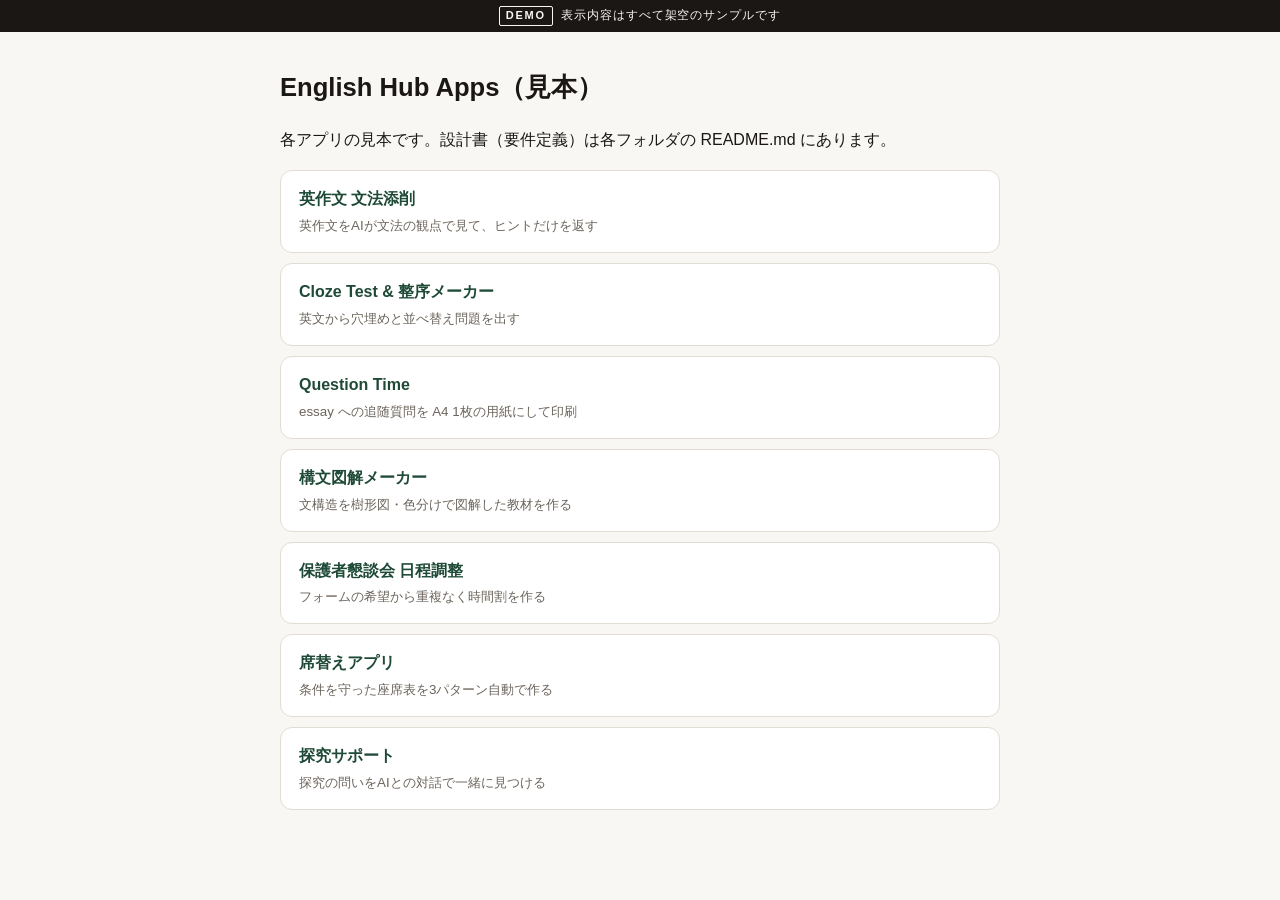
<file: index.html>
<!DOCTYPE html>
<html lang="ja">
<head>
<meta charset="UTF-8">
<meta name="viewport" content="width=device-width, initial-scale=1.0">
<title>English Hub Apps（見本）</title>
<link rel="stylesheet" href="assets/css/demo.css">
<style>
body { margin: 0; font-family: "Noto Sans JP", -apple-system, BlinkMacSystemFont, sans-serif; background: #f8f7f4; color: #1a1714; line-height: 1.8; }
main { max-width: 720px; margin: 0 auto; padding: 32px 16px 64px; }
h1 { font-size: 1.6rem; margin: 0 0 8px; }
ul { list-style: none; padding: 0; display: grid; gap: 10px; }
a { display: block; padding: 14px 18px; background: #fff; border: 1px solid #e2ddd4; border-radius: 12px; color: #1f4a37; text-decoration: none; font-weight: 700; }
a:hover { border-color: #2d6a4f; }
small { display: block; font-weight: 400; color: #6b645c; }
</style>
</head>
<body>
<div class="demo-ribbon"><b>DEMO</b>表示内容はすべて架空のサンプルです</div>
<main>
  <h1>English Hub Apps（見本）</h1>
  <p>各アプリの見本です。設計書（要件定義）は各フォルダの README.md にあります。</p>
  <ul>
    <li><a href="apps/eisaku-tensaku/index.html">英作文 文法添削<small>英作文をAIが文法の観点で見て、ヒントだけを返す</small></a></li>
    <li><a href="apps/cloze-seijo-maker/index.html">Cloze Test &amp; 整序メーカー<small>英文から穴埋めと並べ替え問題を出す</small></a></li>
    <li><a href="apps/qt-print/index.html">Question Time<small>essay への追随質問を A4 1枚の用紙にして印刷</small></a></li>
    <li><a href="apps/html-maker/index.html">構文図解メーカー<small>文構造を樹形図・色分けで図解した教材を作る</small></a></li>
    <li><a href="apps/parent-teacher-meeting/index.html">保護者懇談会 日程調整<small>フォームの希望から重複なく時間割を作る</small></a></li>
    <li><a href="apps/sekigae/index.html">席替えアプリ<small>条件を守った座席表を3パターン自動で作る</small></a></li>
    <li><a href="apps/tankyu-support/index.html">探究サポート<small>探究の問いをAIとの対話で一緒に見つける</small></a></li>
  </ul>
</main>
</body>
</html>
</file>
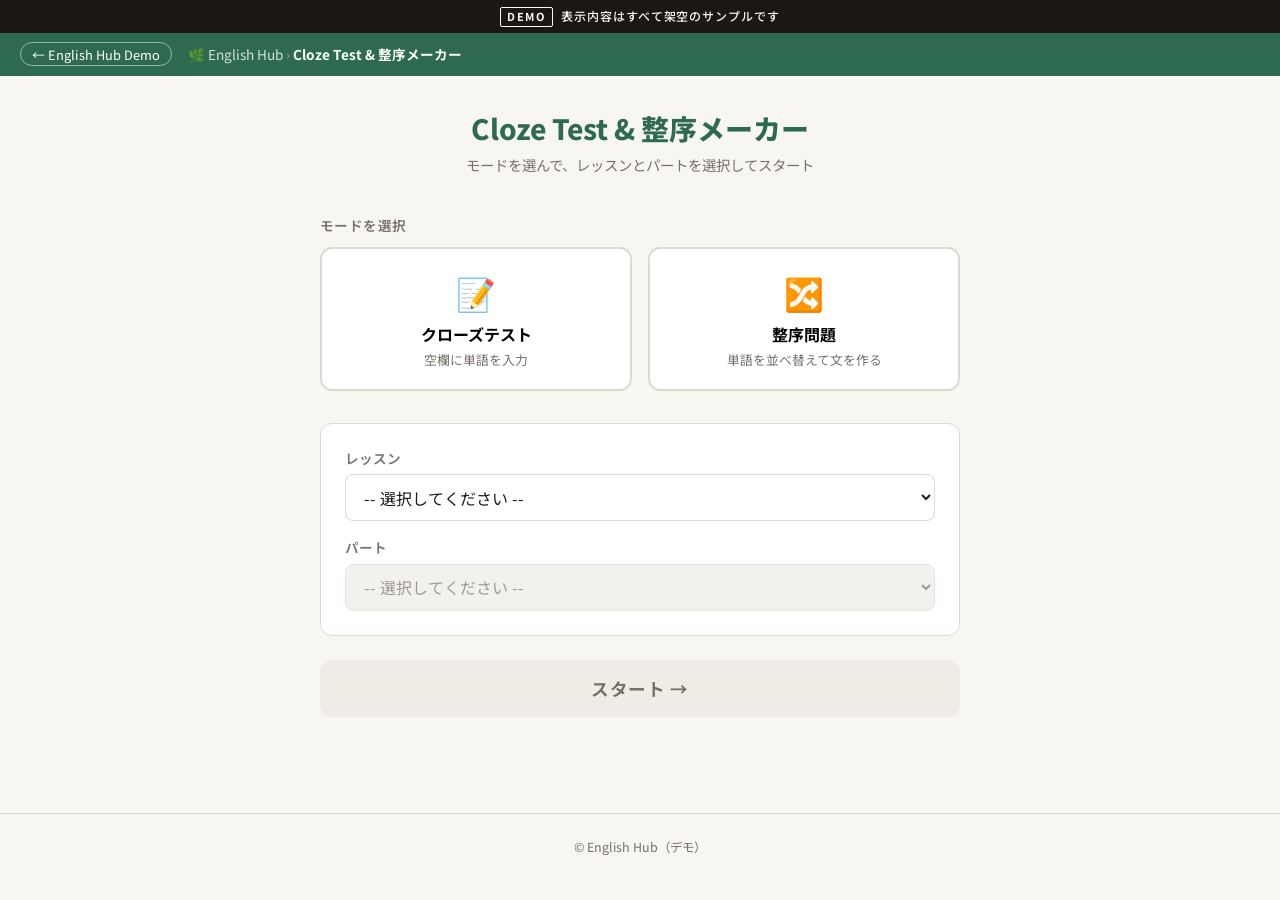
<file: apps/cloze-seijo-maker/index.html>
<!DOCTYPE html>
<html lang="ja">
<head>
<meta charset="UTF-8">
<meta name="viewport" content="width=device-width, initial-scale=1.0">
<title>Cloze Test &amp; 整序メーカー | English Hub Demo</title>
<link rel="preconnect" href="https://fonts.googleapis.com">
<link href="https://fonts.googleapis.com/css2?family=Noto+Sans+JP:wght@400;500;700;800&display=swap" rel="stylesheet">
<link rel="stylesheet" href="../../assets/css/demo.css">
<link rel="stylesheet" href="style.css">
</head>
<body>
<div class="demo-ribbon"><b>DEMO</b>表示内容はすべて架空のサンプルです</div>

<header class="app-header">
  <a class="back-demo" href="../../index.html">← English Hub Demo</a>
  <span class="crumb">🌿 English Hub <span class="sep">›</span> <strong>Cloze Test &amp; 整序メーカー</strong></span>
</header>

<main id="app"></main>

<footer class="app-footer">© English Hub（デモ）</footer>
<div id="bottom-bar" class="bottom-bar" hidden></div>

<script src="data.js"></script>
<script src="app.js"></script>
</body>
</html>
</file>
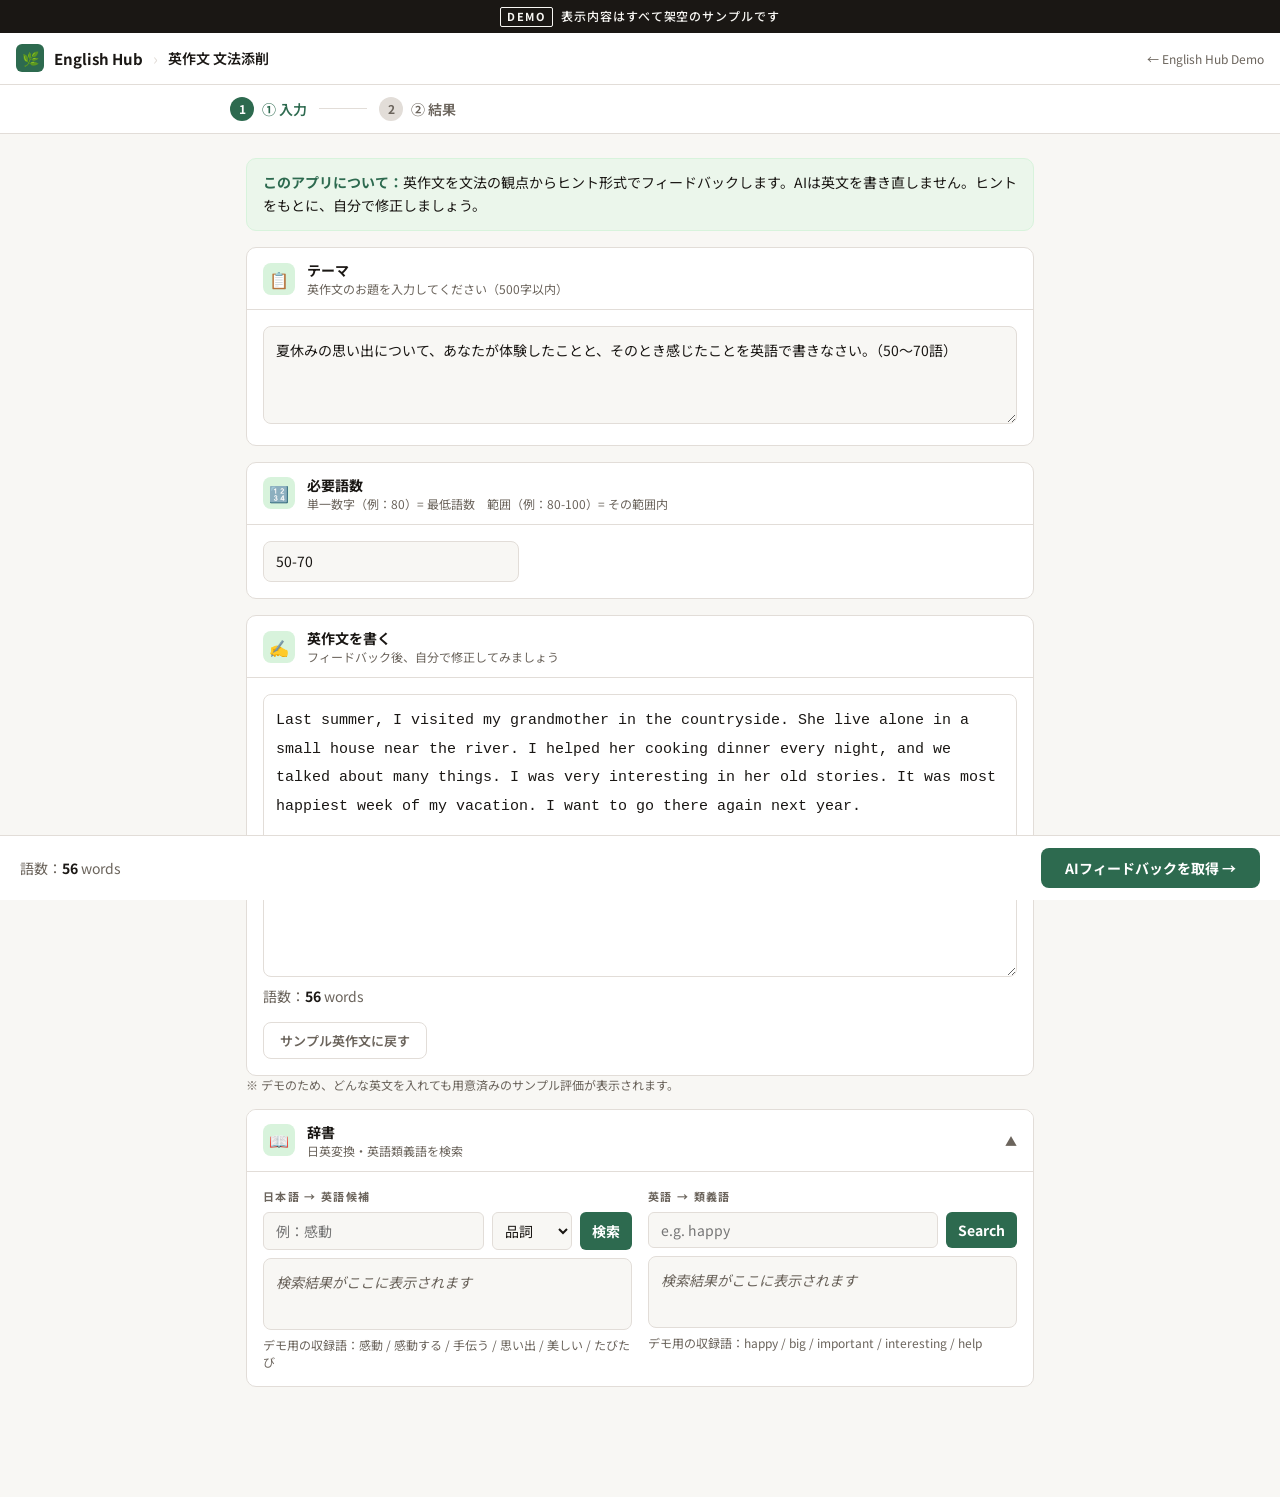
<file: apps/eisaku-tensaku/index.html>
<!DOCTYPE html>
<html lang="ja">
<head>
<meta charset="UTF-8">
<meta name="viewport" content="width=device-width, initial-scale=1.0">
<title>英作文 文法添削（デモ）| English Hub</title>
<link rel="preconnect" href="https://fonts.googleapis.com">
<link rel="preconnect" href="https://fonts.gstatic.com" crossorigin>
<link href="https://fonts.googleapis.com/css2?family=Noto+Sans+JP:wght@400;500;700&display=swap" rel="stylesheet">
<link rel="stylesheet" href="../../assets/css/demo.css">
<link rel="stylesheet" href="style.css">
</head>
<body>
<div class="demo-ribbon"><b>DEMO</b>表示内容はすべて架空のサンプルです</div>

<header class="site-header">
  <span class="logo-mark">🌿</span><span class="logo-text">English Hub</span>
  <span class="sep">›</span>
  <span class="page-name">英作文 文法添削</span>
  <a class="back-link" href="../../index.html">← English Hub Demo</a>
</header>

<!-- ステップバー -->
<div class="stepbar"><div class="stepbar-in">
  <div class="step" id="step1"><span class="dot dot-active" id="dot1">1</span><span class="step-label active" id="lab1">① 入力</span></div>
  <div class="step-line"></div>
  <div class="step"><span class="dot dot-idle" id="dot2">2</span><span class="step-label" id="lab2">② 結果</span></div>
</div></div>

<!-- ===== 入力画面 ===== -->
<main id="view-input" class="wrap">
  <div class="about"><b>このアプリについて：</b>英作文を文法の観点からヒント形式でフィードバックします。AIは英文を書き直しません。ヒントをもとに、自分で修正しましょう。</div>

  <section class="card">
    <div class="card-head"><span class="ico">📋</span><div><p class="t">テーマ</p><p class="s">英作文のお題を入力してください（500字以内）</p></div></div>
    <div class="card-body">
      <textarea id="topic" class="field" rows="3"></textarea>
    </div>
  </section>

  <section class="card">
    <div class="card-head"><span class="ico">🔢</span><div><p class="t">必要語数</p><p class="s">単一数字（例：80）= 最低語数　範囲（例：80-100）= その範囲内</p></div></div>
    <div class="card-body">
      <input id="wc-req" class="field narrow" type="text" placeholder="80  または  80-100" value="50-70">
    </div>
  </section>

  <section class="card">
    <div class="card-head"><span class="ico">✍️</span><div><p class="t">英作文を書く</p><p class="s">フィードバック後、自分で修正してみましょう</p></div></div>
    <div class="card-body">
      <textarea id="essay" class="field mono" rows="9"></textarea>
      <p class="wc-line">語数：<b id="wc-inline">0</b> words</p>
      <p class="err" id="essay-err" role="alert"></p>
      <button type="button" id="btn-sample" class="btn-sub">サンプル英作文に戻す</button>
    </div>
  </section>

  <p class="demo-note">※ デモのため、どんな英文を入れても用意済みのサンプル評価が表示されます。</p>

  <!-- 辞書（入力画面） -->
  <div class="dict-slot" data-open="1"></div>
</main>

<!-- 画面下固定バー -->
<div class="bottombar" id="bottombar">
  <span class="bb-wc">語数：<b id="wc-bar">0</b> words</span>
  <span class="grow"></span>
  <button type="button" id="btn-submit" class="btn-main">AIフィードバックを取得 →</button>
</div>

<!-- ===== 結果画面 ===== -->
<main id="view-result" class="wrap" hidden>
  <details class="card" open>
    <summary class="card-head clickable">
      <span class="ico">📄</span>
      <div class="grow"><p class="t">提出した英作文</p><p class="s">テーマと英文を確認する</p></div>
      <span class="s tog-open">▼ 開く</span><span class="s tog-close">▲ 閉じる</span>
    </summary>
    <div class="card-body">
      <p class="mini">テーマ</p>
      <p class="plain" id="r-topic"></p>
      <p class="mini mt">英作文</p>
      <p class="essay-box" id="r-essay"></p>
    </div>
  </details>

  <section class="card">
    <div class="card-head hl"><span class="ico">📊</span><div><p class="t">結果サマリー</p></div></div>
    <div class="card-body">
      <div class="wcbox"><span class="muted">語数の条件：</span><b class="ok" id="r-sat"></b><span class="muted" id="r-wc"></span></div>
      <p class="line"><span class="muted">文法の修正候補：</span><b id="r-count"></b></p>
      <div class="good"><p class="mini green">💚 良い点</p><p class="plain" id="r-good"></p></div>
      <p class="note">※ このアプリは「文法の正しさ」のみを評価しています。内容・構成については評価対象外です。トピックへの回答内容は自分で確認してください。</p>
    </div>
  </section>

  <p class="mini pad">ヒント一覧 — 自分で修正してみましょう</p>
  <div id="cards"></div>

  <div class="dict-slot" data-open="0"></div>

  <div class="pt"><button type="button" id="btn-again" class="btn-sub big">← もう一度添削する</button></div>
</main>

<script src="data.js"></script>
<script src="app.js"></script>
</body>
</html>
</file>
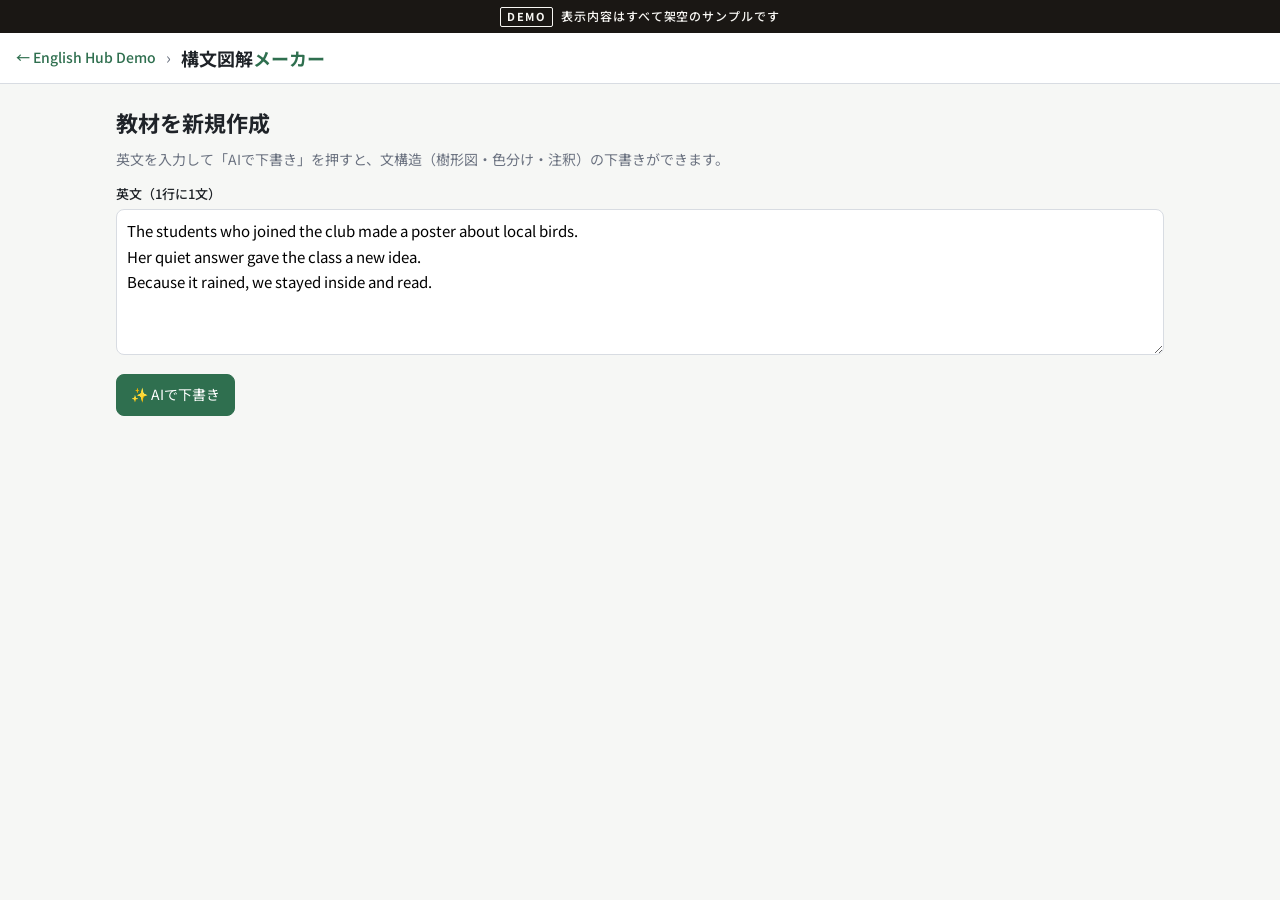
<file: apps/html-maker/index.html>
<!DOCTYPE html>
<html lang="ja">
<head>
<meta charset="UTF-8">
<meta name="viewport" content="width=device-width, initial-scale=1.0">
<title>構文図解メーカー（デモ）</title>
<link rel="preconnect" href="https://fonts.googleapis.com">
<link rel="stylesheet" href="https://fonts.googleapis.com/css2?family=Noto+Sans+JP:wght@400;500;700&display=swap">
<link rel="stylesheet" href="../../assets/css/demo.css">
<link rel="stylesheet" href="style.css">
</head>
<body>
<div class="demo-ribbon"><b>DEMO</b>表示内容はすべて架空のサンプルです</div>

<header class="topbar">
  <a class="back" href="../../index.html">← English Hub Demo</a>
  <span class="sep">›</span>
  <div class="brand">構文図解<span>メーカー</span></div>
</header>

<main class="page">
  <!-- 画面1：例文入力 → AI下書き -->
  <section id="screen-new">
    <h1>教材を新規作成</h1>
    <p class="muted">英文を入力して「AIで下書き」を押すと、文構造（樹形図・色分け・注釈）の下書きができます。</p>
    <label class="lbl" for="src">英文（1行に1文）</label>
    <textarea id="src" rows="5">The students who joined the club made a poster about local birds.
Her quiet answer gave the class a new idea.
Because it rained, we stayed inside and read.</textarea>
    <div class="row">
      <button class="btn primary" id="btn-ai">✨ AIで下書き</button>
      <span id="ai-status" class="muted" aria-live="polite"></span>
    </div>
  </section>

  <!-- 画面2：エディタ -->
  <section id="screen-edit" hidden>
    <div class="row between">
      <h1>構造エディタ</h1>
      <div class="row">
        <button class="btn" id="btn-back">← 入力へ</button>
        <button class="btn primary" id="btn-export">📄 HTMLを書き出す</button>
      </div>
    </div>
    <div class="tabs" id="tabs"></div>
    <div class="layout">
      <div class="canvas">
        <h2>色分け文</h2>
        <div id="colored" class="colored"></div>
        <h2>樹形図</h2>
        <div class="treewrap"><div id="tree"></div></div>
        <div class="legend" id="legend"></div>
      </div>
      <aside class="inspector" id="inspector">
        <h2>ノードを編集</h2>
        <p class="muted" id="insp-empty">樹形図のノードをクリックすると、文言・役割・注釈を編集できます。</p>
        <div id="insp-form" hidden>
          <label class="lbl" for="f-text">文言</label>
          <input id="f-text" type="text">
          <label class="lbl" for="f-role">役割</label>
          <select id="f-role"></select>
          <label class="lbl" for="f-note">注釈（生徒向けの一言）</label>
          <textarea id="f-note" rows="3"></textarea>
        </div>
      </aside>
    </div>
  </section>

  <!-- 画面3：書き出しプレビュー -->
  <section id="screen-export" hidden>
    <div class="row between">
      <h1>書き出しプレビュー</h1>
      <div class="row">
        <button class="btn" id="btn-edit">← 編集に戻る</button>
        <button class="btn primary" id="btn-dl">⬇ HTMLをダウンロード</button>
      </div>
    </div>
    <p class="muted">自己完結HTML（CSS・データを1ファイルに内包）として配布できます。配布先ではインターネット接続なしで開けます。</p>
    <div class="sheet" id="sheet"></div>
  </section>
</main>
<script src="data.js"></script>
<script src="app.js"></script>
</body>
</html>
</file>
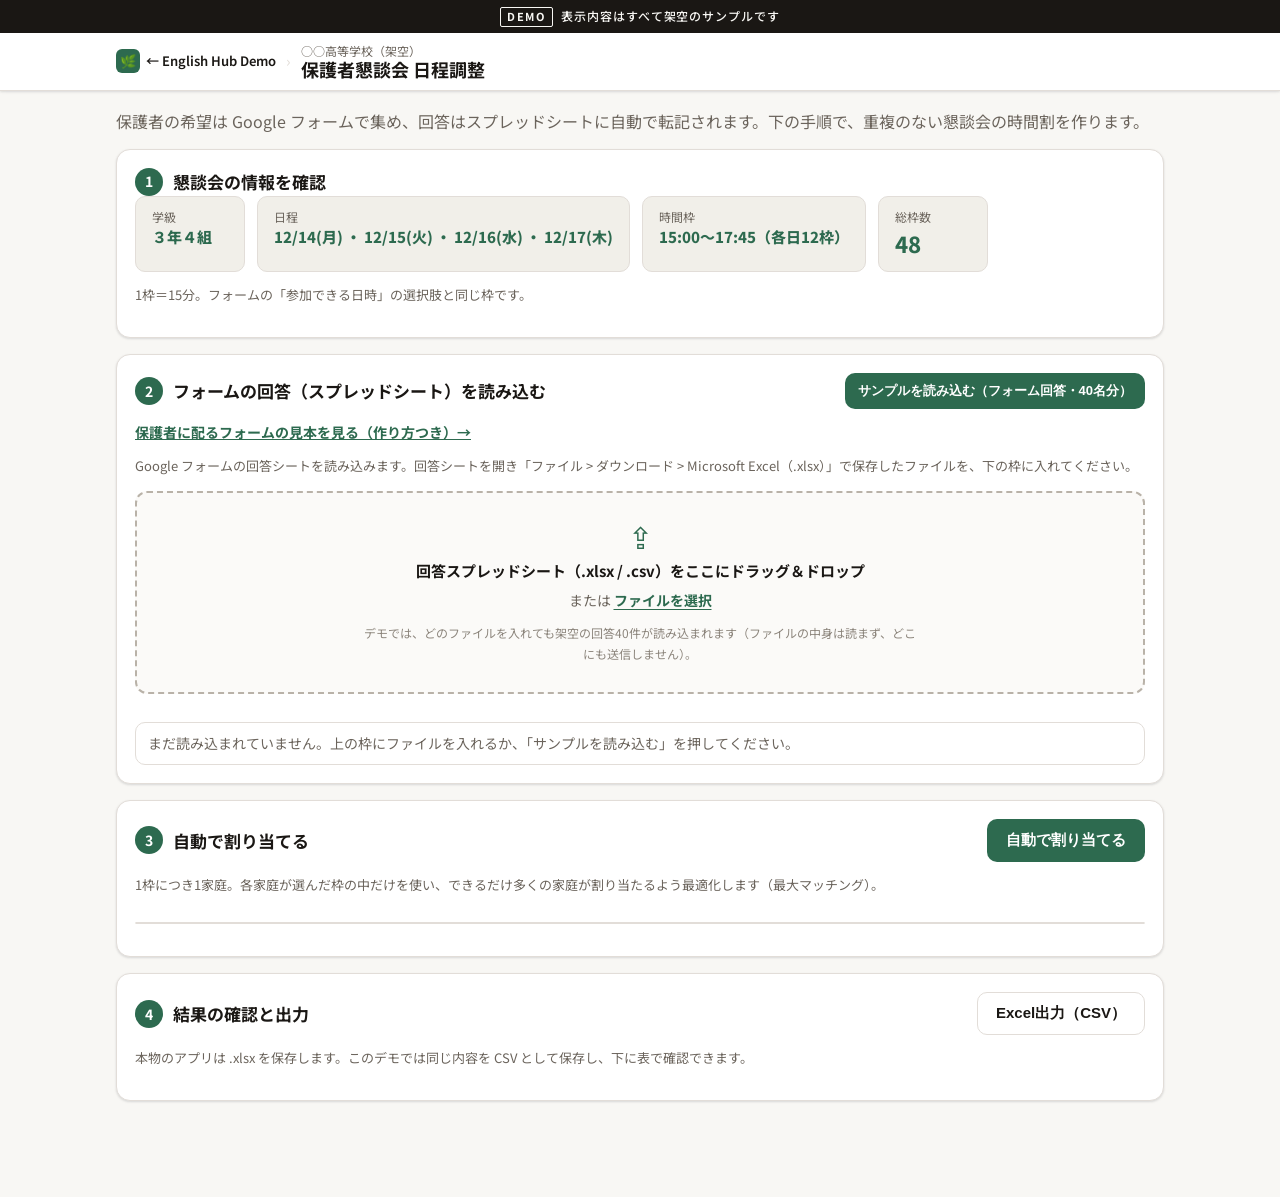
<file: apps/parent-teacher-meeting/index.html>
<!DOCTYPE html>
<html lang="ja">
<head>
<meta charset="UTF-8">
<meta name="viewport" content="width=device-width, initial-scale=1.0">
<title>保護者懇談会 日程調整（デモ）</title>
<link rel="preconnect" href="https://fonts.googleapis.com">
<link rel="preconnect" href="https://fonts.gstatic.com" crossorigin>
<link href="https://fonts.googleapis.com/css2?family=Noto+Sans+JP:wght@400;500;700;800&display=swap" rel="stylesheet">
<link rel="stylesheet" href="../../assets/css/demo.css">
<link rel="stylesheet" href="style.css">
</head>
<body>
  <div class="demo-ribbon"><b>DEMO</b>表示内容はすべて架空のサンプルです</div>
  <header class="appbar">
    <div class="appbar-inner">
      <div class="appbar-brand">
        <a href="../../index.html" class="portal-link"><span class="portal-mark">🌿</span>← English Hub Demo</a>
        <span class="portal-sep">›</span>
        <div class="appbar-title">
          <span class="appbar-school">○○高等学校（架空）</span>
          <span class="appbar-main">保護者懇談会 日程調整</span>
        </div>
      </div>
    </div>
  </header>

  <main class="container">
    <p class="muted lead">保護者の希望は Google フォームで集め、回答はスプレッドシートに自動で転記されます。下の手順で、重複のない懇談会の時間割を作ります。</p>

    <!-- 手順1 -->
    <section class="card step">
      <h2><span class="step-no">1</span>懇談会の情報を確認</h2>
      <div class="info-grid">
        <div class="stat"><div class="lbl">学級</div><div class="num sm">３年４組</div></div>
        <div class="stat"><div class="lbl">日程</div><div class="num sm" id="i-days"></div></div>
        <div class="stat"><div class="lbl">時間枠</div><div class="num sm" id="i-times"></div></div>
        <div class="stat"><div class="lbl">総枠数</div><div class="num" id="i-total"></div></div>
      </div>
      <p class="muted small">1枠＝15分。フォームの「参加できる日時」の選択肢と同じ枠です。</p>
    </section>

    <!-- 手順2 -->
    <section class="card step">
      <div class="section-head">
        <h2><span class="step-no">2</span>フォームの回答（スプレッドシート）を読み込む</h2>
        <div class="head-actions">
          <button type="button" class="btn btn-small btn-primary" id="t-load">サンプルを読み込む（フォーム回答・40名分）</button>
        </div>
      </div>
      <p class="form-link"><a href="form.html">保護者に配るフォームの見本を見る（作り方つき）→</a></p>
      <p class="muted small">Google フォームの回答シートを読み込みます。回答シートを開き「ファイル &gt; ダウンロード &gt; Microsoft Excel（.xlsx）」で保存したファイルを、下の枠に入れてください。</p>
      <div class="dropzone" id="t-drop" tabindex="0" role="button" aria-label="回答スプレッドシートを選択">
        <div class="dz-icon" aria-hidden="true">⇪</div>
        <p class="dz-main">回答スプレッドシート（.xlsx / .csv）をここにドラッグ＆ドロップ</p>
        <p class="dz-sub">または <span class="dz-pick">ファイルを選択</span></p>
        <p class="dz-note">デモでは、どのファイルを入れても架空の回答40件が読み込まれます（ファイルの中身は読まず、どこにも送信しません）。</p>
        <input type="file" id="t-file" accept=".xlsx,.csv" hidden>
      </div>
      <div id="t-stats" class="stats"></div>
      <div class="table-wrap sheet-wrap"><table class="list-table sheet" id="t-sheet"></table></div>
    </section>

    <!-- 手順3 -->
    <section class="card step">
      <div class="section-head">
        <h2><span class="step-no">3</span>自動で割り当てる</h2>
        <div class="head-actions">
          <button type="button" class="btn btn-primary" id="t-assign">自動で割り当てる</button>
        </div>
      </div>
      <p class="muted small">1枠につき1家庭。各家庭が選んだ枠の中だけを使い、できるだけ多くの家庭が割り当たるよう最適化します（最大マッチング）。</p>
      <div class="assign-summary" id="t-summary"></div>
      <div class="grid-scroll"><table class="slot-grid result-grid" id="t-result"></table></div>
      <div id="t-unassigned"></div>
    </section>

    <!-- 手順4 -->
    <section class="card step">
      <div class="section-head">
        <h2><span class="step-no">4</span>結果の確認と出力</h2>
        <div class="head-actions">
          <button type="button" class="btn btn-ghost" id="t-export">Excel出力（CSV）</button>
        </div>
      </div>
      <p class="muted small">本物のアプリは .xlsx を保存します。このデモでは同じ内容を CSV として保存し、下に表で確認できます。</p>
      <div id="t-preview-wrap" hidden>
        <div class="table-wrap"><table class="list-table" id="t-preview"></table></div>
      </div>
    </section>
  </main>
  <script src="data.js"></script>
  <script src="app.js"></script>
</body>
</html>
</file>
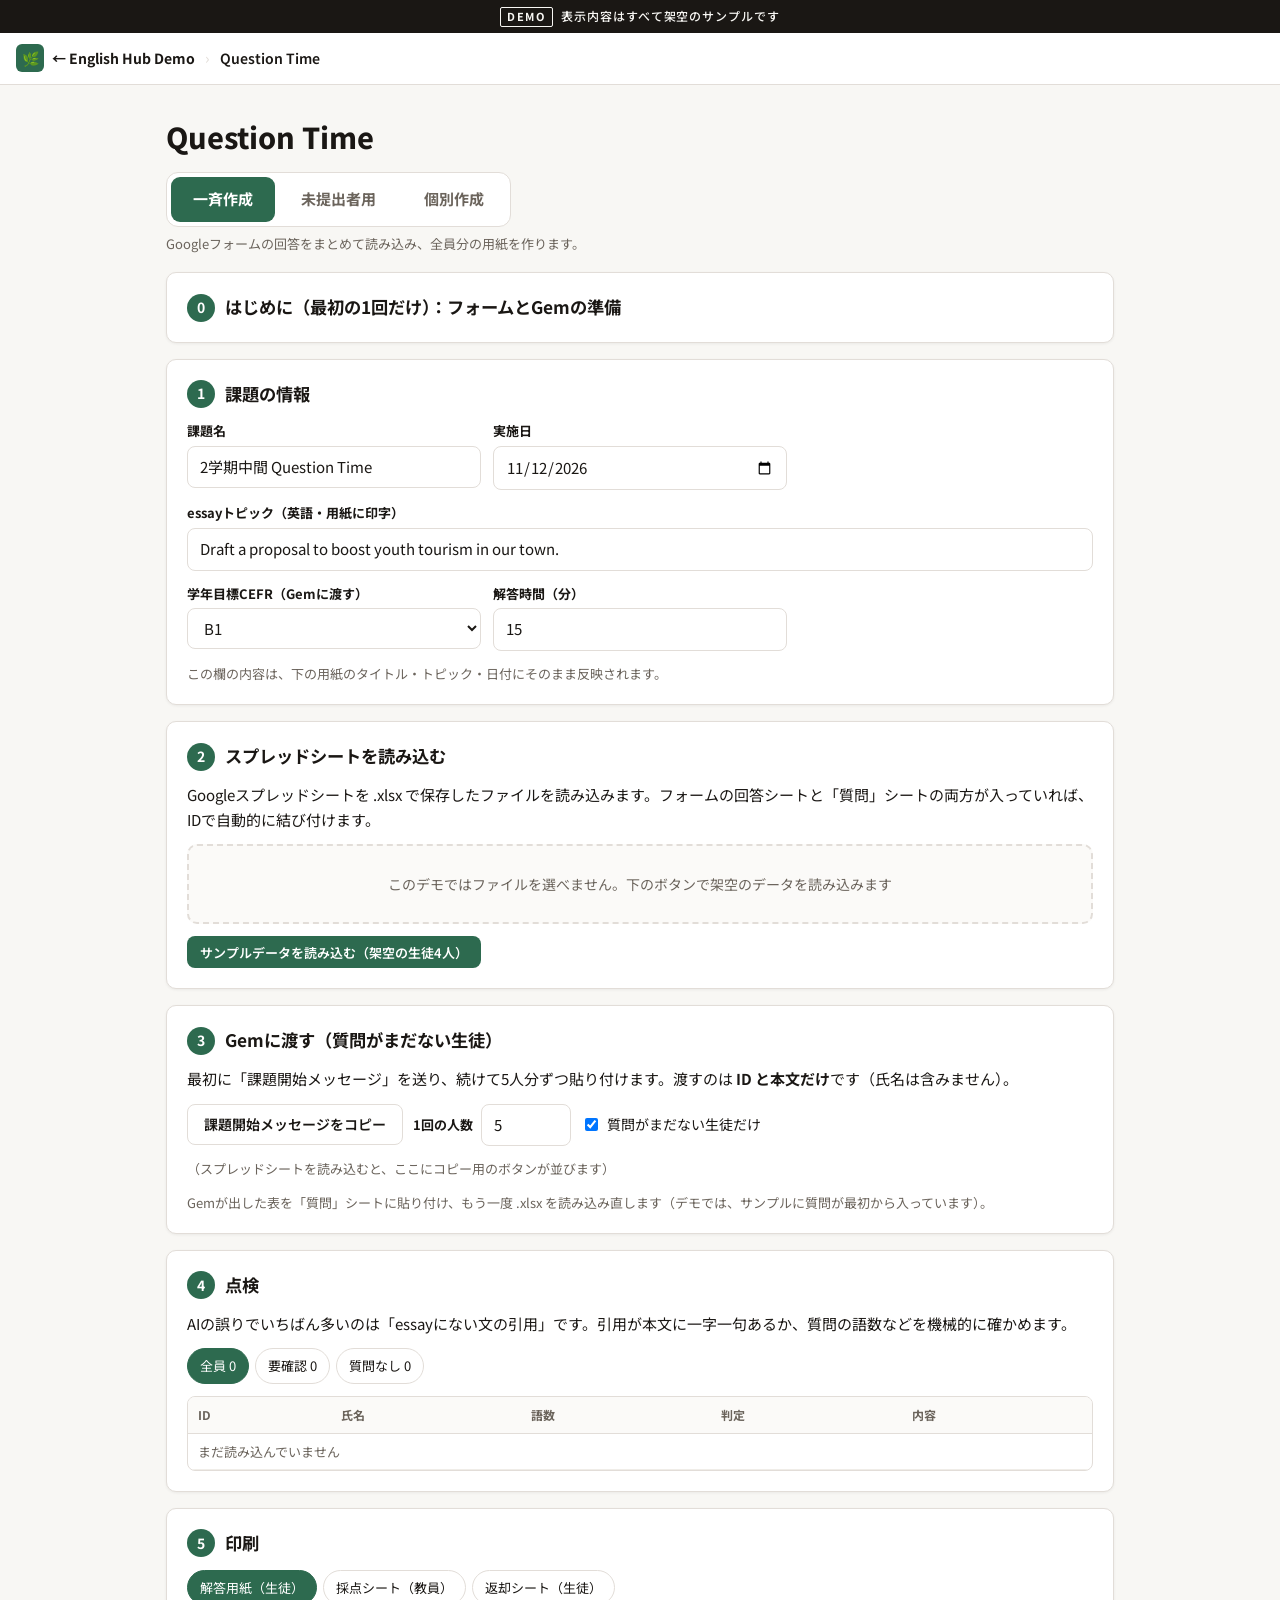
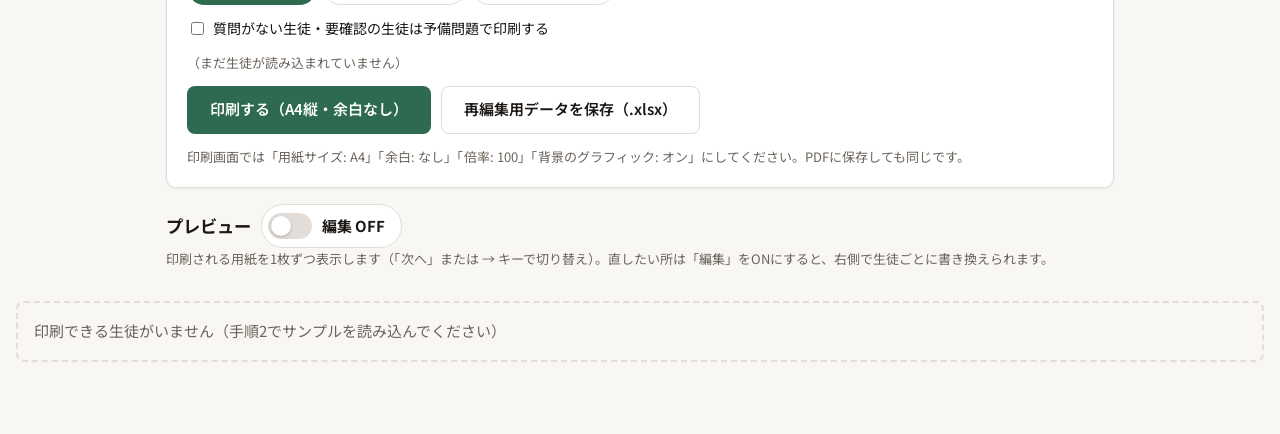
<file: apps/qt-print/index.html>
<!DOCTYPE html>
<html lang="ja">
<head>
  <meta charset="UTF-8" />
  <meta name="viewport" content="width=device-width, initial-scale=1.0" />
  <meta name="robots" content="noindex" />
  <title>Question Time（デモ）</title>
  <link rel="preconnect" href="https://fonts.googleapis.com" />
  <link href="https://fonts.googleapis.com/css2?family=Noto+Sans+JP:wght@400;500;700;800&display=swap" rel="stylesheet" />
  <link rel="stylesheet" href="../../assets/css/demo.css" />
  <link rel="stylesheet" href="style.css" />
</head>
<body>
  <div class="demo-ribbon"><b>DEMO</b>表示内容はすべて架空のサンプルです</div>

  <header class="app-header no-print">
    <a href="../../index.html" class="site-logo"><span class="logo-mark" aria-hidden="true">🌿</span>← English Hub Demo</a>
    <span class="crumb-sep">›</span>
    <span class="crumb-app">Question Time</span>
  </header>

  <main class="wrap no-print">
    <h1 class="page-title">Question Time</h1>

    <!-- モード切替（画面は移らず、手順2の中身と手順3〜5の対象が切り替わる） -->
    <div class="mode-bar" id="mode-bar" role="tablist" aria-label="作成モード">
      <button type="button" role="tab" data-mode="batch" class="on">一斉作成</button>
      <button type="button" role="tab" data-mode="absent">未提出者用</button>
      <button type="button" role="tab" data-mode="manual">個別作成</button>
    </div>
    <p class="muted small mode-note" id="mode-note"></p>

    <!-- STEP 0 -->
    <details class="card step" id="step-setup">
      <summary><span class="step-no">0</span>はじめに（最初の1回だけ）：フォームとGemの準備</summary>
      <div class="step-body">
        <ol class="howto">
          <li><strong>Googleフォーム</strong>を作り、次の4項目を順に設定します（すべて必須）。
            <ul>
              <li>「クラス」…プルダウン（例: 2A, 2B …）</li>
              <li>「番号」…記述式（回答の検証: 数値・1〜45）</li>
              <li>「氏名」…記述式</li>
              <li>「essay」…段落。説明文に「紙に書いたessayを、スペルや文法を直さずにそのまま入力してください。」</li>
            </ul>
            回答タブ ›「スプレッドシートにリンク」で回答シートを作ります。
          </li>
          <li>そのスプレッドシートに、空のシート「<strong>質問</strong>」を追加します（Gemの出力を貼る場所）。</li>
          <li><strong>Gem</strong>（Gemini ›「Gem マネージャー」›「新しい Gem」）を作り、下の「システムプロンプト」を指示欄に貼り付けて保存します。</li>
        </ol>
        <div class="row">
          <button type="button" class="btn btn-primary" id="copy-prompt">システムプロンプトをコピー</button>
          <button type="button" class="btn btn-secondary" id="toggle-prompt">中身を表示</button>
        </div>
        <pre class="prompt-view" id="prompt-view" hidden></pre>
      </div>
    </details>

    <!-- STEP 1 -->
    <section class="card step">
      <h2><span class="step-no">1</span>課題の情報</h2>
      <div class="grid-form">
        <label class="field"><span>課題名</span><input class="input" id="s-title" value="2学期中間 Question Time" /></label>
        <label class="field"><span>実施日</span><input class="input" id="s-date" type="date" value="2026-11-12" /></label>
        <label class="field wide"><span>essayトピック（英語・用紙に印字）</span><input class="input" id="s-topic" lang="en" value="Draft a proposal to boost youth tourism in our town." /></label>
        <label class="field"><span>学年目標CEFR（Gemに渡す）</span>
          <select class="input" id="s-cefr"><option>A2</option><option selected>B1</option><option>B2</option></select></label>
        <label class="field"><span>解答時間（分）</span><input class="input" id="s-minutes" type="number" min="5" max="60" value="15" /></label>
      </div>
      <p class="muted small">この欄の内容は、下の用紙のタイトル・トピック・日付にそのまま反映されます。</p>
    </section>

    <!-- STEP 2（個別作成） -->
    <section class="card step" data-only="manual" hidden>
      <h2><span class="step-no">2</span>essayを手で入力する（フォームを出し忘れた生徒）</h2>
      <p>紙のessayを、スペルや文法を直さずにそのまま打ち込みます。「次を追加」で何人でも入力できます。</p>
      <div id="manual-list" class="manual-list"></div>
      <div class="row">
        <button type="button" class="btn btn-secondary" id="manual-add">＋ 次を追加</button>
        <button type="button" class="btn btn-primary" id="manual-sample">サンプルを入力する（架空の生徒1人）</button>
        <button type="button" class="btn btn-secondary btn-sm" id="manual-clear">入力をすべて消す</button>
      </div>
      <p class="muted small">本物では「コピー」で課題情報と essay（ID と本文だけ・氏名なし）を1つの依頼文にして Gem に渡します。このデモでは、サンプル入力に質問が付いた状態で用紙を作れます。</p>
      <div id="manual-summary" class="summary"></div>
    </section>

    <!-- STEP 2（未提出者用） -->
    <section class="card step" data-only="absent" hidden>
      <h2><span class="step-no">2</span>sample essay と質問を作る（未提出者用）</h2>
      <p>手順1のトピックで sample essay を作り、その essay で Question Time の用紙を作ります。用紙の氏名欄は空欄になり、同じ用紙を必要な枚数だけ印刷できます。</p>
      <div class="grid-form">
        <label class="field"><span>sample essay の語数の目安</span><input class="input narrow" type="number" min="50" max="300" value="120" /></label>
        <label class="field wide"><span>sample essay への希望（任意・日本語可）</span><input class="input" placeholder="例: 地元の地図について、主張は「若者が歩きやすくなる」" /></label>
      </div>
      <ol class="howto">
        <li><button type="button" class="btn btn-primary btn-sm" id="absent-copy">依頼文をコピー（未提出者用）</button> → Gem に貼り付けて送信します。</li>
        <li>sample essay が表示されます。内容を確かめ、よければ「OK」と送ります。</li>
        <li>出てきた表（TSV）をコピーして、下に貼り付けます。</li>
      </ol>
      <div class="row">
        <button type="button" class="btn btn-primary" id="absent-apply">サンプルを取り込む（Gem の出力の代わり）</button>
        <button type="button" class="btn btn-secondary btn-sm" id="absent-clear">sample essay を消す</button>
      </div>
      <div id="absent-summary" class="summary"></div>
    </section>

    <!-- STEP 2 -->
    <section class="card step" data-only="batch">
      <h2><span class="step-no">2</span>スプレッドシートを読み込む</h2>
      <p>Googleスプレッドシートを .xlsx で保存したファイルを読み込みます。フォームの回答シートと「質問」シートの両方が入っていれば、IDで自動的に結び付けます。</p>
      <div class="drop" id="drop"><span>このデモではファイルを選べません。下のボタンで架空のデータを読み込みます</span></div>
      <div class="row"><button type="button" class="btn btn-primary btn-sm" id="load-sample">サンプルデータを読み込む（架空の生徒4人）</button></div>
      <div id="load-summary" class="summary"></div>
    </section>

    <!-- STEP 3 -->
    <section class="card step" data-hide="absent">
      <h2><span class="step-no">3</span>Gemに渡す（質問がまだない生徒）</h2>
      <p>最初に「課題開始メッセージ」を送り、続けて5人分ずつ貼り付けます。渡すのは <strong>ID と本文だけ</strong>です（氏名は含みません）。</p>
      <div class="row">
        <button type="button" class="btn btn-secondary" id="copy-kickoff">課題開始メッセージをコピー</button>
        <label class="field inline"><span>1回の人数</span><input class="input narrow" id="batch-size" type="number" min="1" max="10" value="5" /></label>
        <label class="check"><input type="checkbox" id="batch-missing-only" checked />質問がまだない生徒だけ</label>
      </div>
      <div id="batches" class="batches"></div>
      <p class="muted small">Gemが出した表を「質問」シートに貼り付け、もう一度 .xlsx を読み込み直します（デモでは、サンプルに質問が最初から入っています）。</p>
    </section>

    <!-- STEP 4 -->
    <section class="card step">
      <h2><span class="step-no">4</span>点検</h2>
      <p>AIの誤りでいちばん多いのは「essayにない文の引用」です。引用が本文に一字一句あるか、質問の語数などを機械的に確かめます。</p>
      <div class="row">
        <div class="filters" id="status-filter">
          <button type="button" data-f="all" class="on">全員</button>
          <button type="button" data-f="ng">要確認</button>
          <button type="button" data-f="missing">質問なし</button>
        </div>
      </div>
      <div class="table-wrap"><table class="table" id="check-table"></table></div>
    </section>

    <!-- STEP 5 -->
    <section class="card step">
      <h2><span class="step-no">5</span>印刷</h2>
      <div class="row">
        <div class="filters" id="kind">
          <button type="button" data-k="student" class="on">解答用紙（生徒）</button>
          <button type="button" data-k="teacher">採点シート（教員）</button>
          <button type="button" data-k="feedback">返却シート（生徒）</button>
        </div>
      </div>
      <div class="row">
        <label class="check"><input type="checkbox" id="use-backup" />質問がない生徒・要確認の生徒は予備問題で印刷する</label>
        <label class="field inline" data-only="absent" hidden><span>印刷枚数（解答用紙・返却シート）</span><input class="input narrow" id="absent-copies" type="number" min="1" max="60" value="5" /></label>
      </div>
      <p class="muted small" id="print-count"></p>
      <div class="row">
        <button type="button" class="btn btn-primary btn-lg" id="print">印刷する（A4縦・余白なし）</button>
        <button type="button" class="btn btn-secondary btn-lg" id="export-xlsx">再編集用データを保存（.xlsx）</button>
      </div>
      <p class="muted small">印刷画面では「用紙サイズ: A4」「余白: なし」「倍率: 100」「背景のグラフィック: オン」にしてください。PDFに保存しても同じです。</p>
    </section>

    <section class="preview-head">
      <div class="row view-bar">
        <h2>プレビュー</h2>
        <button type="button" class="edit-switch" id="edit-switch" role="switch" aria-checked="false">
          <span class="knob" aria-hidden="true"></span><span class="lbl">編集 OFF</span>
        </button>
      </div>
      <p class="muted small" id="view-note"></p>
    </section>
  </main>

  <div class="workspace" id="workspace">
    <div class="preview-nav no-print" id="preview-nav">
      <button type="button" class="btn btn-secondary" id="pv-prev" aria-label="前の用紙">← 前へ</button>
      <span class="pv-label" id="pv-label" aria-live="polite"></span>
      <button type="button" class="btn btn-primary" id="pv-next" aria-label="次の用紙">次へ →</button>
    </div>
    <div class="preview-col" id="preview-col">
      <div class="sheet-empty no-print" id="sheet-empty" hidden></div>
      <div id="sheets" class="sheets"></div>
    </div>
    <!-- 編集パネル（右側。本物の「編集」と同じ構成。保存はしない） -->
    <aside class="card editor no-print" id="editor" hidden>
      <div class="row editor-nav">
        <button type="button" class="btn btn-secondary btn-sm" id="ed-prev" aria-label="前の生徒">← 前</button>
        <select class="input" id="ed-student" aria-label="編集する生徒"></select>
        <button type="button" class="btn btn-secondary btn-sm" id="ed-next" aria-label="次の生徒">次 →</button>
      </div>
      <div class="ed-reset-row">
        <button type="button" class="btn btn-secondary btn-sm" id="ed-reset">元に戻す（サンプルの状態に戻す）</button>
        <span class="muted small">デモのため保存されません。再読み込みで元に戻ります。</span>
      </div>
      <div id="ed-check" class="ed-check"></div>
      <div class="ed-essay">
        <div class="ed-label">essay（下線は各問の引用） <span class="badge warn" id="ed-essay-badge" hidden>本文を修正済み</span></div>
        <div id="ed-essay" lang="en"></div>
        <details class="ed-essay-edit">
          <summary>essay の本文を編集する（余分な改行・「よろしくお願いします」などを消す）</summary>
          <textarea class="input" id="ed-essay-input" rows="7" lang="en" aria-label="essay の本文"></textarea>
        </details>
      </div>
      <div id="ed-form"></div>
    </aside>
  </div>
  <div id="toast" class="toast no-print" hidden></div>

  <script src="data.js"></script>
  <script src="app.js"></script>
</body>
</html>
</file>
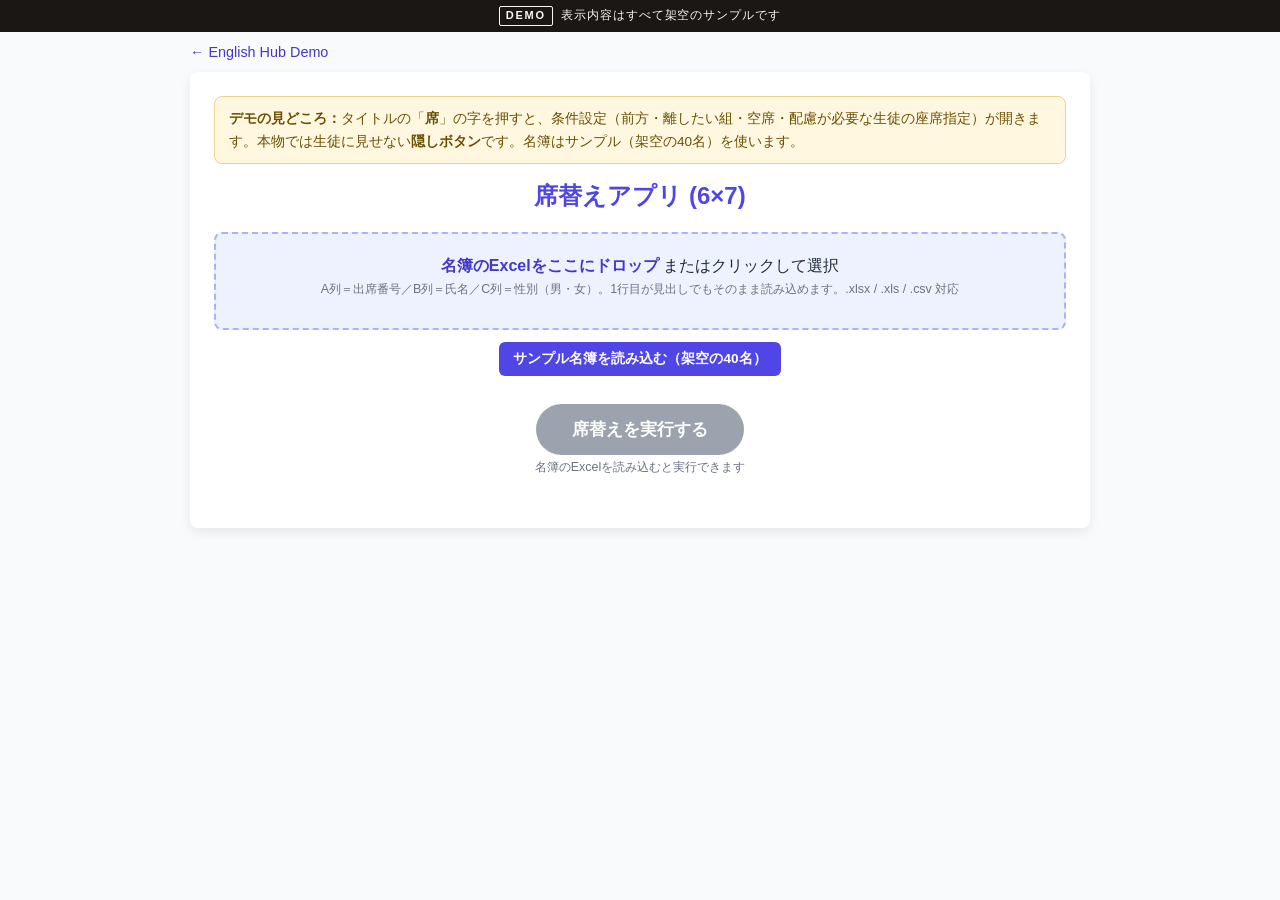
<file: apps/sekigae/index.html>
<!DOCTYPE html>
<html lang="ja">
<head>
  <meta charset="UTF-8">
  <meta name="viewport" content="width=device-width, initial-scale=1">
  <meta name="robots" content="noindex">
  <title>席替えアプリ（デモ）</title>
  <link rel="stylesheet" href="../../assets/css/demo.css">
  <link rel="stylesheet" href="style.css">
</head>
<body>
  <!-- 席替えアプリのデモ（2026-11-10）。本物は ~/Projects/sekigae（1枚のHTML、ブラウザ内だけで動く）。
       違い：名簿は架空のサンプルのみ（ファイルは読み込まない）／CSP のため script と onclick を別ファイル化。 -->
  <div class="demo-ribbon"><b>DEMO</b>表示内容はすべて架空のサンプルです</div>
  <header class="app-top no-print"><a href="../../index.html">← English Hub Demo</a></header>
  <div class="container">
    <div class="demo-hint no-print"><b>デモの見どころ：</b>タイトルの「<b>席</b>」の字を押すと、条件設定（前方・離したい組・空席・配慮が必要な生徒の座席指定）が開きます。本物では生徒に見せない<b>隠しボタン</b>です。名簿はサンプル（架空の40名）を使います。</div>
    <h1><span id="secretTrigger" title="設定を開く">席</span>替えアプリ (6×7)</h1>

    <!-- 名簿の読み込み（毎回Excelを取り込む） -->
    <div id="rosterArea" class="no-print">
      <div id="dropzone" class="dropzone">
        <div><strong>名簿のExcelをここにドロップ</strong> またはクリックして選択</div>
        <div class="note">A列＝出席番号／B列＝氏名／C列＝性別（男・女）。1行目が見出しでもそのまま読み込めます。.xlsx / .xls / .csv 対応</div>
      </div>
      <div id="sampleRow" class="sample-row"><button type="button" class="btn btn-indigo" id="sampleButton">サンプル名簿を読み込む（架空の40名）</button></div>
      <div id="rosterInfo" class="roster-info hidden">
        <span id="rosterText"></span>
        <button class="btn btn-gray" id="reloadButton" type="button">別のファイルを読み込む</button>
      </div>
      <div id="rosterError" class="error-box hidden"></div>
    </div>

    <!-- 条件設定（「席」の字をクリックで開閉） -->
    <div id="settingsArea" class="hidden section">
      <h2>1. 条件設定</h2>
      <div class="cols2">
        <div>
          <label class="title">前方</label>
          <input type="text" id="frontRowInput" placeholder="例: 1, 5, 12">
          <p class="note">カンマ区切りで入力（前2列のどこかに配置）</p>
        </div>
        <div>
          <label class="title">別</label>
          <textarea id="badRelationsInput" placeholder="例: 1,2&#13;&#10;5,8,9"></textarea>
          <p class="note">1行に1グループ。改行で複数指定。</p>
        </div>
      </div>

      <div class="section">
        <label class="title">空席にするマスを選択 (42席中)</label>
        <p class="note">クリックして「×」になった場所には誰も座りません。黒板は上側です。</p>
        <div class="blackboard">黒板 / 教卓</div>
        <div id="seatSelector" class="seat-grid"></div>
      </div>

      <div class="section">
        <label class="title">座席の指定（配慮が必要な生徒）</label>
        <p class="note">
          ① 生徒を選ぶ → ② その生徒が座ってよい席をクリックして ✓ を付ける（複数可）。<br>
          席替えでは、✓ の付いた席の中からランダムに配置されます。結果の表示には指定の印は一切出ません。<br>
          行・列の「▶」「▼」でまとめて切り替えられます。マス内の小さい数字は、その席を指定している他の生徒の番号です。
        </p>
        <div id="assignNoRoster" class="note">※ 先に名簿のExcelを読み込んでください。</div>
        <div id="studentList" class="student-list"></div>
        <div class="assign-head">
          <div>指定中の生徒：<span id="assignTarget" class="assign-target">（未選択）</span></div>
          <div>
            <button class="btn btn-gray" id="clearCurrentBtn" type="button">この生徒の指定を解除</button>
            <button class="btn btn-gray" id="clearAllBtn" type="button">全員の指定を解除</button>
          </div>
        </div>
        <div class="blackboard" >黒板 / 教卓</div>
        <div id="assignGrid" class="assign-grid inactive"></div>
        <div id="ruleSummary" class="rule-summary"></div>
      </div>
    </div>

    <div id="runArea" class="center" style="margin: 28px 0;">
      <button id="runButton" class="btn btn-main" type="button" disabled>席替えを実行する</button>
      <div id="runHint" class="note">名簿のExcelを読み込むと実行できます</div>
    </div>

    <div id="loader" class="hidden">
      <div class="loader"></div>
      <p class="center" style="color:#4b5563">最適なパターンを計算中...<br>(条件が厳しい場合、時間がかかることがあります)</p>
    </div>

    <div id="resultsArea" class="hidden">
      <div class="results-head no-print">
        <h2>生成結果 (3パターン)</h2>
        <div>
          <button id="printBtn" type="button" class="btn btn-gray">印刷</button>
          <button id="toggleButton" type="button" class="btn btn-green">
            <span id="btnText">出席番号に切り替え</span>
          </button>
        </div>
      </div>
      <div id="pattern1" class="pattern"></div>
      <div id="pattern2" class="pattern"></div>
      <div id="pattern3" class="pattern"></div>
    </div>
  </div>

  <script src="data.js"></script>
  <script src="app.js"></script>
</body>
</html>
</file>
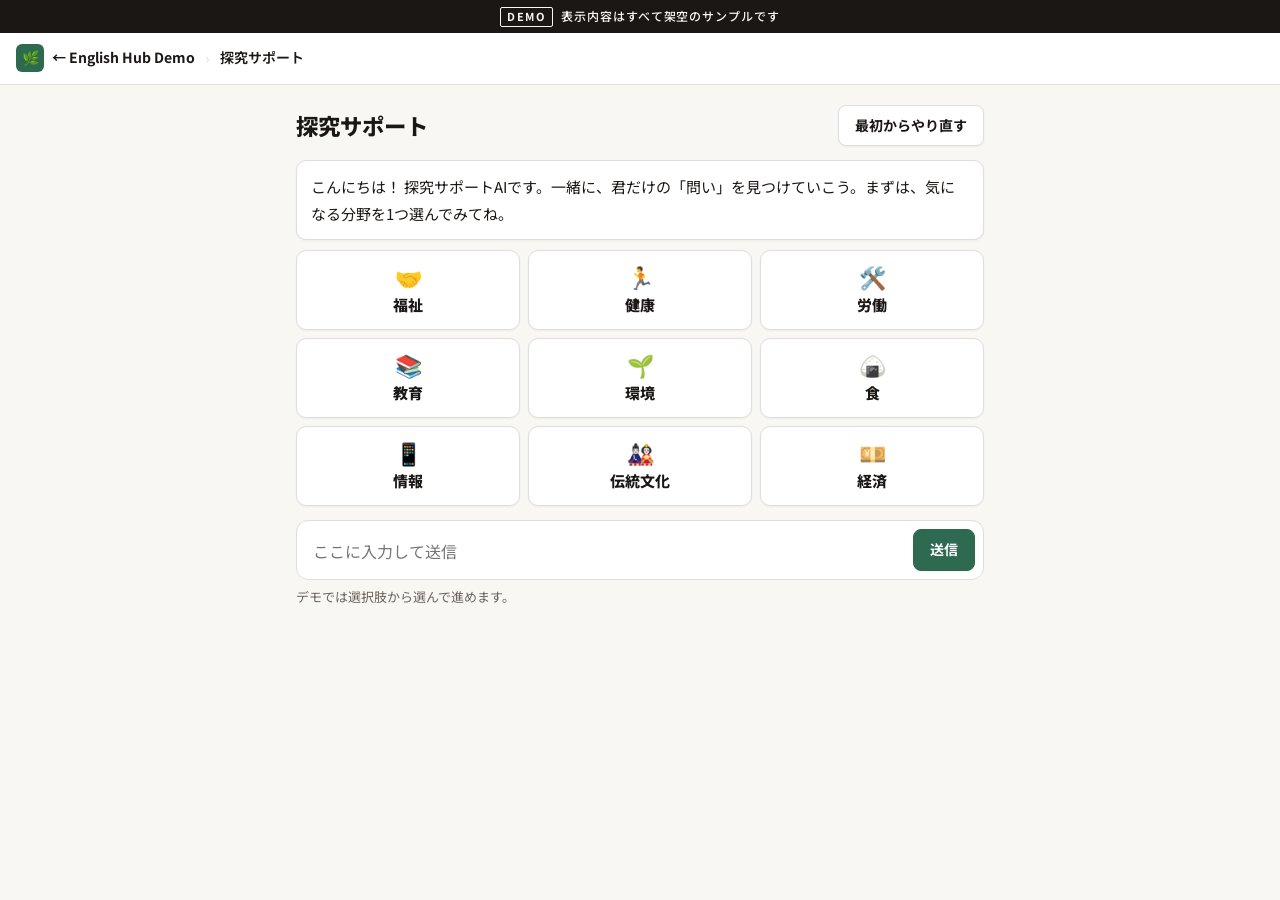
<file: apps/tankyu-support/index.html>
<!DOCTYPE html>
<html lang="ja">
<head>
  <meta charset="UTF-8" />
  <meta name="viewport" content="width=device-width, initial-scale=1.0" />
  <meta name="robots" content="noindex" />
  <title>探究サポート（デモ）</title>
  <link rel="preconnect" href="https://fonts.googleapis.com" />
  <link href="https://fonts.googleapis.com/css2?family=Noto+Sans+JP:wght@400;500;700;800&display=swap" rel="stylesheet" />
  <link rel="stylesheet" href="../../assets/css/demo.css" />
  <link rel="stylesheet" href="style.css" />
</head>
<body>
  <div class="demo-ribbon"><b>DEMO</b>表示内容はすべて架空のサンプルです</div>

  <header class="app-header">
    <a href="../../index.html" class="site-logo"><span class="logo-mark" aria-hidden="true">🌿</span>← English Hub Demo</a>
    <span class="crumb-sep">›</span>
    <span class="crumb-app">探究サポート</span>
  </header>

  <main class="wrap">
    <!-- チャット画面 -->
    <section id="chat-view">
      <div class="top-row">
        <h1 class="page-title">探究サポート</h1>
        <button type="button" class="btn btn-ghost" id="reset-btn">最初からやり直す</button>
      </div>
      <div id="chat-log" class="chat-log" aria-live="polite"></div>
      <form id="input-form" class="input-area" autocomplete="off">
        <textarea id="input-text" rows="1" placeholder="ここに入力して送信" aria-label="メッセージ"></textarea>
        <button type="submit" class="btn btn-primary">送信</button>
      </form>
      <p class="muted small demo-hint">デモでは選択肢から選んで進めます。</p>
    </section>

    <!-- 交差点まとめ画面 -->
    <section id="inter-view" hidden>
      <div class="inter-head">
        <h1 class="page-title">交差点のまとめ</h1>
        <p class="muted small">X軸・Y軸を整理し、問いのヒントを3つ示します。</p>
      </div>
      <div class="inter-body">
        <section class="box box-x">
          <h2>X軸（テーマの方向）</h2>
          <p class="label">分野</p>
          <p class="strong" id="x-genre"></p>
          <p class="label">いま向き合っていること</p>
          <p id="x-focus"></p>
        </section>
        <section class="box box-y">
          <h2>Y軸（副次的レンズ）</h2>
          <p class="strong" id="y-lens"></p>
          <p class="small muted" id="y-desc"></p>
        </section>
        <section class="box box-q">
          <h2>交差点の問い（例・3つ）</h2>
          <ol id="q-list"></ol>
        </section>
        <section class="box box-close" id="closing"></section>
        <div class="row btn-row">
          <button type="button" class="btn btn-ghost" id="to-top">トップに戻る</button>
          <button type="button" class="btn btn-soft" id="to-chat">チャットを続ける</button>
        </div>
      </div>
    </section>
  </main>

  <script src="data.js"></script>
  <script src="app.js"></script>
</body>
</html>
</file>
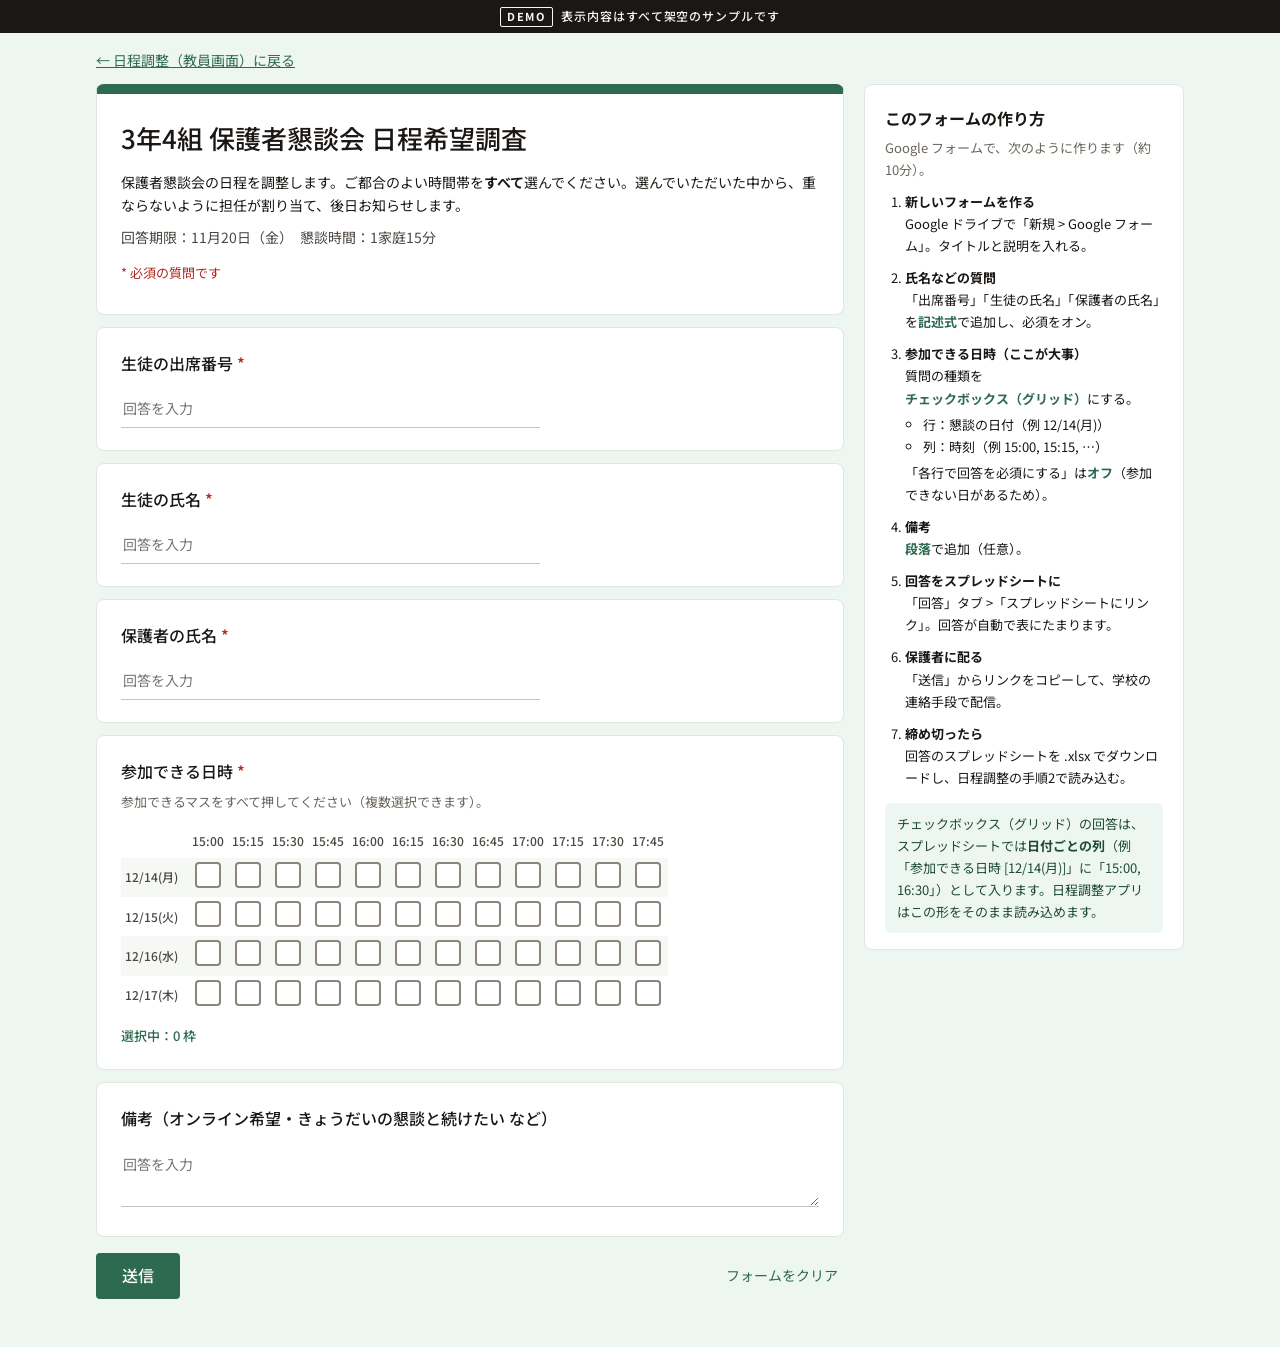
<file: apps/parent-teacher-meeting/form.html>
<!DOCTYPE html>
<html lang="ja">
<head>
<meta charset="UTF-8">
<meta name="viewport" content="width=device-width, initial-scale=1.0">
<title>保護者向けフォームの例（デモ）— 保護者懇談会 日程調整</title>
<link rel="preconnect" href="https://fonts.googleapis.com">
<link rel="preconnect" href="https://fonts.gstatic.com" crossorigin>
<link href="https://fonts.googleapis.com/css2?family=Noto+Sans+JP:wght@400;500;700&display=swap" rel="stylesheet">
<link rel="stylesheet" href="../../assets/css/demo.css">
<link rel="stylesheet" href="form.css">
</head>
<body>
<!--
  保護者に配る Google フォームの「見本」（2026-11-08）。
  - 中身は見られるが送信はできない（送信ボタンは案内を出すだけ。通信なし）。
  - Google フォームの画面そのものの再現ではなく、作るフォームの構成（質問と回答のしかた）を伝える見本。
    他社のロゴ・名称入りの見た目は使わない。
  - 日付と時刻は data.js の DAYS / TIMES と同じ（割り当て画面のサンプルと一致させる）。
-->
<div class="demo-ribbon"><b>DEMO</b>表示内容はすべて架空のサンプルです</div>

<div class="page">
  <p class="back"><a href="index.html">← 日程調整（教員画面）に戻る</a></p>

  <div class="layout">
    <main class="form" aria-label="保護者向けフォームの見本">
      <section class="q head-card">
        <h1>3年4組 保護者懇談会 日程希望調査</h1>
        <p>保護者懇談会の日程を調整します。ご都合のよい時間帯を<strong>すべて</strong>選んでください。選んでいただいた中から、重ならないように担任が割り当て、後日お知らせします。</p>
        <p class="meta">回答期限：11月20日（金）　懇談時間：1家庭15分</p>
        <p class="req-note">* 必須の質問です</p>
      </section>

      <section class="q">
        <label class="q-title" for="f-no">生徒の出席番号 <span class="req">*</span></label>
        <input class="line" id="f-no" type="text" inputmode="numeric" placeholder="回答を入力">
      </section>

      <section class="q">
        <label class="q-title" for="f-student">生徒の氏名 <span class="req">*</span></label>
        <input class="line" id="f-student" type="text" placeholder="回答を入力">
      </section>

      <section class="q">
        <label class="q-title" for="f-parent">保護者の氏名 <span class="req">*</span></label>
        <input class="line" id="f-parent" type="text" placeholder="回答を入力">
      </section>

      <section class="q">
        <p class="q-title">参加できる日時 <span class="req">*</span></p>
        <p class="q-help">参加できるマスをすべて押してください（複数選択できます）。</p>
        <div class="grid-scroll">
          <table class="grid" id="f-grid"></table>
        </div>
        <p class="picked" id="f-picked">選択中：0 枠</p>
      </section>

      <section class="q">
        <label class="q-title" for="f-note">備考（オンライン希望・きょうだいの懇談と続けたい など）</label>
        <textarea class="line" id="f-note" rows="2" placeholder="回答を入力"></textarea>
      </section>

      <div class="actions">
        <button type="button" class="submit" id="f-submit">送信</button>
        <button type="button" class="clear" id="f-clear">フォームをクリア</button>
      </div>
      <p class="demo-msg" id="f-msg" role="status" hidden>これはフォームの見本です。デモのため送信はできません（入力内容はどこにも送られません）。</p>
    </main>

    <aside class="howto" aria-label="このフォームの作り方">
      <h2>このフォームの作り方</h2>
      <p class="lead">Google フォームで、次のように作ります（約10分）。</p>
      <ol>
        <li><b>新しいフォームを作る</b><br>Google ドライブで「新規 &gt; Google フォーム」。タイトルと説明を入れる。</li>
        <li><b>氏名などの質問</b><br>「出席番号」「生徒の氏名」「保護者の氏名」を<em>記述式</em>で追加し、必須をオン。</li>
        <li><b>参加できる日時（ここが大事）</b><br>質問の種類を<em>チェックボックス（グリッド）</em>にする。
          <ul>
            <li>行：懇談の日付（例 12/14(月)）</li>
            <li>列：時刻（例 15:00, 15:15, …）</li>
          </ul>
          「各行で回答を必須にする」は<em>オフ</em>（参加できない日があるため）。</li>
        <li><b>備考</b><br><em>段落</em>で追加（任意）。</li>
        <li><b>回答をスプレッドシートに</b><br>「回答」タブ &gt;「スプレッドシートにリンク」。回答が自動で表にたまります。</li>
        <li><b>保護者に配る</b><br>「送信」からリンクをコピーして、学校の連絡手段で配信。</li>
        <li><b>締め切ったら</b><br>回答のスプレッドシートを .xlsx でダウンロードし、日程調整の手順2で読み込む。</li>
      </ol>
      <p class="tip">チェックボックス（グリッド）の回答は、スプレッドシートでは<b>日付ごとの列</b>（例「参加できる日時 [12/14(月)]」に「15:00, 16:30」）として入ります。日程調整アプリはこの形をそのまま読み込めます。</p>
    </aside>
  </div>
</div>

<script src="data.js"></script>
<script src="form.js"></script>
</body>
</html>
</file>
<file: assets/css/demo.css>
/* ============================================================
   English Hub Demo — DEMO 表示（全ページ共通）
   <body> 直下に <div class="demo-ribbon">…</div> を置く
   ============================================================ */
.demo-ribbon {
  position: relative;
  z-index: 200;
  padding: 6px 16px;
  background: #1a1714;
  color: #f8f7f4;
  font-family: "Noto Sans JP", -apple-system, BlinkMacSystemFont, sans-serif;
  font-size: 12px;
  font-weight: 500;
  letter-spacing: 0.08em;
  text-align: center;
  line-height: 1.6;
}
.demo-ribbon b {
  display: inline-block;
  margin-right: 8px;
  padding: 0 6px;
  border: 1px solid #f8f7f4;
  border-radius: 2px;
  font-size: 11px;
  letter-spacing: 0.16em;
}

/* 教材ページの注記（オリジナル英文である旨など） */
.hub-note {
  margin-top: 28px;
  font-size: 0.8rem;
  color: #6b645c;
}

/* トップ下部：「自分で作るには」への入口 */
.hub-diy { display: grid; grid-template-columns: repeat(auto-fit, minmax(260px, 1fr)); gap: 14px; margin: 36px 0 8px; }
.hub-diy__link { display: flex; flex-direction: column; gap: 4px; padding: 18px 20px; border: 1.5px solid #2d6a4f; border-radius: 14px; background: #fff; color: #1a1714; text-decoration: none; transition: background .15s; }
.hub-diy__link:hover { background: #edf6f0; }
.hub-diy__link b { font-size: 1.02rem; color: #1f4a37; }
.hub-diy__link b::after { content: " →"; }
.hub-diy__link span { font-size: .85rem; color: #6b645c; }
</file>
<file: apps/cloze-seijo-maker/style.css>
/* 本物のアプリ（グリーン系）の見た目を手書きCSSで再現 */
:root {
  --bg: #f8f6f1; --fg: #1f1b18; --card: #fff; --muted: #efece6; --muted-fg: #77706a;
  --border: #ddd9d1; --accent: #2d6a4f; --accent-dim: #d8f3dc;
  --ok: #22c55e; --ng: #ef4444;
}
* { box-sizing: border-box; }
body { margin: 0; background: var(--bg); color: var(--fg);
  font-family: "Noto Sans JP", "Hiragino Kaku Gothic ProN", sans-serif; min-height: 100vh; }
button { font-family: inherit; }
.app-header { background: var(--accent); color: #fff; padding: .6rem 1.25rem;
  display: flex; flex-wrap: wrap; align-items: center; gap: .5rem 1rem; }
.back-demo { color: #fff; font-size: .8rem; text-decoration: none; border: 1px solid rgba(255,255,255,.5);
  border-radius: 999px; padding: .1rem .7rem; }
.crumb { font-size: .85rem; color: rgba(255,255,255,.8); }
.crumb strong { color: #fff; font-weight: 700; }
.sep { opacity: .5; }
main { max-width: 860px; margin: 0 auto; padding: 2rem 1rem 6rem; }
.app-footer { text-align: center; padding: 1.5rem; font-size: .78rem; color: var(--muted-fg); border-top: 1px solid var(--border); }

.wrap640 { max-width: 640px; margin: 0 auto; }
.title { text-align: center; margin-bottom: 2.5rem; }
.title h1 { font-size: 1.75rem; font-weight: 800; color: var(--accent); margin: 0 0 .4rem; }
.title p { color: var(--muted-fg); font-size: .9rem; margin: 0; }
.sec-label { font-size: .85rem; font-weight: 600; color: var(--muted-fg); margin: 0 0 .75rem; letter-spacing: .03em; }

.mode-grid { display: grid; grid-template-columns: 1fr 1fr; gap: 1rem; margin-bottom: 2rem; }
.mode-btn { padding: 1.25rem 1rem; border-radius: .75rem; border: 2px solid var(--border); background: #fff;
  cursor: pointer; text-align: center; transition: all .15s; }
.mode-btn.sel { border: 2.5px solid var(--accent); background: rgba(45,106,79,.06); box-shadow: 0 0 0 3px rgba(45,106,79,.12); }
.mode-btn .ic { font-size: 2rem; margin-bottom: .4rem; }
.mode-btn .nm { font-weight: 700; font-size: 1rem; margin-bottom: .25rem; }
.mode-btn.sel .nm { color: var(--accent); }
.mode-btn .ds { font-size: .8rem; color: var(--muted-fg); }

.panel { background: var(--card); border: 1px solid var(--border); border-radius: .75rem; padding: 1.5rem;
  margin-bottom: 1.5rem; display: flex; flex-direction: column; gap: 1rem; }
.field { display: flex; flex-direction: column; gap: .4rem; }
.field label { font-size: .85rem; font-weight: 600; color: var(--muted-fg); }
.field select { padding: .6rem 2.5rem .6rem .9rem; border-radius: .5rem; border: 1.5px solid var(--border);
  background: #fff; font-size: 1rem; font-family: inherit; color: var(--fg); width: 100%; }
.field select:disabled { background: var(--muted); color: var(--muted-fg); cursor: not-allowed; }
.field select:focus { outline: none; border-color: var(--accent); }

.start-btn { width: 100%; padding: 1rem; border-radius: .75rem; border: none; background: var(--accent); color: #fff;
  font-size: 1.1rem; font-weight: 700; cursor: pointer; letter-spacing: .04em; }
.start-btn:disabled { background: var(--muted); color: var(--muted-fg); cursor: not-allowed; }

.back-btn { background: none; border: none; color: var(--muted-fg); cursor: pointer; font-size: .85rem; padding: 0; margin-bottom: .75rem; }
.page-head h2 { font-size: 1.3rem; font-weight: 800; color: var(--accent); margin: 0; }
.page-head p { font-size: .85rem; color: var(--muted-fg); margin: .2rem 0 0; }
.page-head .hint { font-size: .78rem; margin-top: .35rem; }
.page-head { margin-bottom: 1.25rem; }

.controls { background: var(--card); border: 1px solid var(--border); border-radius: .75rem; padding: 1rem 1.1rem;
  margin-bottom: 1.5rem; display: flex; flex-wrap: wrap; gap: 1.25rem; align-items: center; }
.controls .lb { font-size: .72rem; font-weight: 600; color: var(--muted-fg); margin: 0 0 .4rem; }
.seg { display: flex; gap: .4rem; flex-wrap: wrap; }
.seg button { padding: .4rem .8rem; border-radius: .5rem; border: 1.5px solid var(--border); background: #fff;
  font-size: .85rem; font-weight: 500; cursor: pointer; color: var(--fg); }
.seg button.on { border: 2px solid var(--accent); background: rgba(45,106,79,.08); color: var(--accent); font-weight: 700; }
.note { font-size: .8rem; color: var(--muted-fg); margin: 0 0 1rem; }

.cards { display: flex; flex-direction: column; gap: 1.25rem; }
.card { background: var(--card); border: 1px solid var(--border); border-radius: .75rem; padding: 1.25rem;
  box-shadow: 0 1px 3px rgba(0,0,0,.06); }
.num { min-width: 2rem; height: 2rem; border-radius: 50%; background: var(--accent); color: #fff; display: flex;
  align-items: center; justify-content: center; font-weight: 700; font-size: .9rem; flex-shrink: 0; }
.cloze-row { display: flex; gap: .75rem; align-items: flex-start; }
.cloze-body { flex: 1; min-width: 0; }
.cloze-text { font-size: 1rem; line-height: 2.4; display: flex; flex-wrap: wrap; align-items: center; }
.cloze-text .w { margin-right: .3rem; }
.trans { font-size: .82rem; color: var(--muted-fg); margin: .5rem 0 0; font-style: italic; }

.blank-tap { display: inline-block; min-width: 3.5rem; text-align: center; padding: 0 .35rem; margin: 0 .15rem;
  border-radius: .35rem; background: rgba(45,106,79,.14); color: transparent; cursor: pointer; user-select: none;
  border-bottom: 2px solid var(--accent); transition: color .12s, background .12s; }
.blank-tap.rev { background: transparent; color: #dc2626; font-weight: 700; }
.blank-in { display: inline-flex; align-items: center; margin: 0 .2rem; }
.blank-in input { border: none; border-bottom: 2px solid var(--border); outline: none; font-size: 1rem; font-family: inherit;
  text-align: center; padding: 0 .2rem; min-width: 3.5rem; background: transparent; color: var(--fg); }
.blank-in input.ok { border-bottom-color: var(--ok); background: rgba(34,197,94,.08); color: #16a34a; font-weight: 600; }
.blank-in input.ng { border-bottom-color: var(--ng); background: rgba(239,68,68,.06); color: #dc2626; font-weight: 600; }
.blank-in .ans { margin-left: .35rem; font-size: .85rem; color: #dc2626; font-weight: 700; }

.bottom-bar { position: fixed; bottom: 0; left: 0; right: 0; background: #fff; border-top: 1px solid var(--border);
  padding: .85rem 1.25rem; display: flex; align-items: center; gap: .75rem; justify-content: center; flex-wrap: wrap; z-index: 50; }
.bottom-bar[hidden] { display: none; }
.bottom-bar .score { font-size: .9rem; font-weight: 700; color: var(--accent); }
.btn-primary { padding: .75rem 2rem; border-radius: .6rem; border: none; background: var(--accent); color: #fff;
  font-size: 1rem; font-weight: 700; cursor: pointer; letter-spacing: .03em; }
.btn-primary:disabled { opacity: .5; cursor: default; }
.btn-primary.wide { width: 100%; }
.btn-second { padding: .6rem 1.25rem; border-radius: .6rem; border: 1.5px solid var(--border); background: #fff;
  color: var(--fg); font-size: .9rem; font-weight: 600; cursor: pointer; }

/* 整序 */
.q-head { display: flex; align-items: center; justify-content: space-between; margin-bottom: 1rem; gap: .5rem; }
.q-head .l { display: flex; align-items: center; gap: .6rem; min-width: 0; }
.q-head .tr { font-size: .85rem; color: var(--muted-fg); font-style: italic; }
.small-btn { background: none; border: 1px solid var(--border); border-radius: .4rem; padding: .2rem .6rem;
  font-size: .78rem; color: var(--muted-fg); cursor: pointer; flex-shrink: 0; }
.zone-lb { font-size: .75rem; color: var(--muted-fg); margin: 0 0 .4rem; font-weight: 600; }
.zone { margin-bottom: .75rem; }
.answer-zone { min-height: 2.5rem; border: 2px dashed var(--border); border-radius: .5rem; padding: .4rem .5rem;
  display: flex; flex-wrap: wrap; align-items: center; gap: .4rem; }
.answer-zone.has { border-color: var(--accent); }
.answer-zone.ok { border-color: var(--ok); background: rgba(34,197,94,.04); }
.answer-zone.ng { border-color: var(--ng); background: rgba(239,68,68,.04); }
.answer-zone .ph { color: var(--muted-fg); font-size: .85rem; padding-left: .25rem; }
.bank-zone { min-height: 2.5rem; display: flex; flex-wrap: wrap; align-items: center; gap: .4rem; padding: .25rem; }
.bank-zone .ph { color: var(--muted-fg); font-size: .85rem; }
.chip { padding: .3rem .75rem; border-radius: 9999px; border: 1.5px solid var(--border); background: #fff; color: var(--fg);
  font-size: .9rem; font-weight: 500; cursor: pointer; white-space: nowrap; user-select: none; }
.chip.ans { background: var(--accent); border-color: var(--accent); color: #fff; }
.chip.ok { background: var(--ok); border-color: var(--ok); color: #fff; }
.chip.ng { background: var(--ng); border-color: var(--ng); color: #fff; }
.chip:disabled { cursor: default; }
.correct-box { margin-bottom: .75rem; }
.correct-box .k { font-size: .75rem; color: var(--ng); font-weight: 600; margin: 0 0 .25rem; }
.correct-box .v { font-size: .9rem; color: #dc2626; font-weight: 600; margin: 0; }
.row2 { display: flex; gap: .6rem; }
.row2 button { flex: 1; }
.card.ok { border-color: var(--ok); } .card.ng { border-color: var(--ng); }
.num.ok { background: var(--ok); } .num.ng { background: var(--ng); }

@media (max-width: 480px) {
  .mode-grid { gap: .6rem; }
  .mode-btn { padding: 1rem .5rem; }
  .title h1 { font-size: 1.45rem; }
  .card { padding: 1rem; }
}
</file>
<file: apps/parent-teacher-meeting/style.css>
:root {
  --bg: #f8f7f4;
  --card: #ffffff;
  --ink: #1a1714;
  --muted: #6b645c;
  --line: #e2ddd8;
  --primary: #2d6a4f;
  --primary-dark: #1f5238;
  --primary-light: #52b788;
  --primary-dim: #d8f3dc;
  --ok: #2d6a4f;
  --ok-soft: #d8f3dc;
  --danger: #dc2626;
  --circle: #2d6a4f;
  --shadow: 0 1px 3px rgba(16,24,40,.08), 0 1px 2px rgba(16,24,40,.06);
}

* { box-sizing: border-box; }
html, body { margin: 0; padding: 0; }
body {
  font-family: -apple-system, BlinkMacSystemFont, "Noto Sans JP", sans-serif;
  background: var(--bg);
  color: var(--ink);
  line-height: 1.6;
  -webkit-text-size-adjust: 100%;
}

/* ---------- App bar ---------- */
.appbar {
  position: sticky; top: 0; z-index: 50;
  background: var(--card);
  color: var(--ink);
  border-bottom: 1px solid var(--line);
  box-shadow: var(--shadow);
}
.appbar-inner {
  max-width: 1080px; margin: 0 auto;
  padding: 10px 16px;
  display: flex; align-items: center; justify-content: space-between;
  gap: 12px; flex-wrap: wrap;
}
.appbar-brand { display: flex; align-items: center; gap: 10px; }
.portal-link {
  display: flex; align-items: center; gap: 6px;
  font-size: 13px; font-weight: 600; color: var(--ink);
  text-decoration: none; white-space: nowrap;
}
.portal-link:hover { color: var(--primary); }
.portal-mark {
  display: flex; align-items: center; justify-content: center;
  width: 24px; height: 24px; border-radius: 6px;
  background: var(--primary); font-size: 13px;
}
.portal-sep { color: var(--line); font-size: 15px; }
.appbar-title { display: flex; flex-direction: column; line-height: 1.25; }
.appbar-school { font-size: 12px; color: var(--muted); }
.appbar-main { font-size: 18px; font-weight: 700; }
.tabs { display: flex; gap: 6px; background: var(--bg); border: 1px solid var(--line); padding: 4px; border-radius: 10px; }
.tab {
  border: 0; background: transparent; color: var(--muted);
  padding: 8px 16px; border-radius: 7px; font-size: 14px; font-weight: 600;
  cursor: pointer; transition: .15s;
}
.tab.is-active { background: var(--primary); color: #fff; }

/* ---------- Layout ---------- */
.container { max-width: 1080px; margin: 0 auto; padding: 18px 16px 80px; }
.view { display: none; }
.view.is-active { display: block; }
.card {
  background: var(--card); border: 1px solid var(--line);
  border-radius: 14px; padding: 18px; margin-bottom: 16px;
  box-shadow: var(--shadow);
}
.intro h1 { font-size: 20px; margin: 0 0 8px; }
h2 { font-size: 17px; margin: 0; }
.muted { color: var(--muted); }
.small { font-size: 13px; }
.deadline { margin: 10px 0 0; font-weight: 700; color: var(--danger); }

/* ---------- Forms ---------- */
.form-row { display: flex; gap: 14px; flex-wrap: wrap; }
.form-row label { display: flex; flex-direction: column; font-size: 13px; color: var(--muted); gap: 5px; flex: 1; min-width: 150px; }
.form-row label.grow { min-width: 260px; }
input, textarea {
  font: inherit; padding: 10px 12px; border: 1px solid var(--line);
  border-radius: 9px; background: #fbfcfe; color: var(--ink); width: 100%;
}
input:focus, textarea:focus { outline: 2px solid var(--primary); border-color: var(--primary); }
textarea { resize: vertical; }

/* ---------- Buttons ---------- */
.actions { display: flex; gap: 12px; flex-wrap: wrap; margin-top: 4px; }
.actions.left { justify-content: flex-start; margin-top: 14px; }
.btn {
  border: 1px solid transparent; border-radius: 10px; padding: 11px 18px;
  font-size: 15px; font-weight: 600; cursor: pointer; transition: .15s;
  background: #eef2f7; color: var(--ink);
}
.btn:hover { filter: brightness(.97); }
.btn:active { transform: translateY(1px); }
.btn-lg { padding: 14px 26px; font-size: 16px; }
.btn-primary { background: var(--primary); color: #fff; }
.btn-primary:hover { background: var(--primary-dark); }
.btn-ghost { background: #fff; border-color: var(--line); color: var(--ink); }
.btn-small { padding: 8px 12px; font-size: 13px; }
.btn-danger-ghost { background: #fff; border-color: #f3c6c6; color: var(--danger); }

/* ---------- Slot grid ---------- */
.grid-tools { display: flex; justify-content: space-between; align-items: center; gap: 12px; flex-wrap: wrap; margin-bottom: 10px; }
.chosen-count { font-weight: 700; color: var(--primary); white-space: nowrap; }
.grid-scroll { overflow-x: auto; -webkit-overflow-scrolling: touch; border: 1px solid var(--line); border-radius: 10px; }
.slot-grid { border-collapse: collapse; width: 100%; min-width: 640px; }
.slot-grid th, .slot-grid td { border: 1px solid var(--line); text-align: center; }
.slot-grid thead th {
  background: #f1efe9; font-size: 12px; font-weight: 700; color: var(--ink);
  padding: 8px 4px; position: sticky; top: 0;
}
.slot-grid .corner { background: #ece7df; }
.slot-grid .daycell {
  background: var(--bg); font-size: 13px; font-weight: 700; white-space: nowrap;
  padding: 8px 10px; cursor: pointer; user-select: none; position: sticky; left: 0;
}
.slot-grid .daycell:hover { background: #ece7df; }
.slot-grid td.slot {
  width: 52px; height: 44px; cursor: pointer; user-select: none;
  font-size: 20px; color: var(--circle); font-weight: 700; transition: background .1s;
}
.slot-grid td.slot:hover { background: #eef6f0; }
.slot-grid td.slot.on { background: var(--primary-dim); }
.slot-grid td.slot.on::after { content: "○"; }

/* result grid */
.result-grid { min-width: 720px; }
.result-grid td.cell { height: 46px; font-size: 12px; padding: 3px 4px; line-height: 1.25; }
.result-grid td.cell.filled { background: var(--ok-soft); color: var(--primary-dark); font-weight: 600; }
.result-grid td.cell .who-no { color: var(--muted); font-size: 11px; }

/* ---------- Teacher list ---------- */
.section-head { display: flex; justify-content: space-between; align-items: center; gap: 12px; margin-bottom: 12px; flex-wrap: wrap; }
.section-head.clickable { cursor: pointer; margin-bottom: 0; }
.head-actions { display: flex; gap: 8px; flex-wrap: wrap; }
.stats { display: flex; gap: 18px; flex-wrap: wrap; margin-bottom: 12px; }
.stat { background: #f1efe9; border: 1px solid var(--line); border-radius: 10px; padding: 10px 16px; min-width: 110px; }
.stat .num { font-size: 22px; font-weight: 800; color: var(--primary); }
.stat .lbl { font-size: 12px; color: var(--muted); }
.table-wrap { overflow-x: auto; border: 1px solid var(--line); border-radius: 10px; }
.list-table { border-collapse: collapse; width: 100%; min-width: 520px; }
.list-table th, .list-table td { border-bottom: 1px solid var(--line); padding: 9px 12px; text-align: left; font-size: 14px; }
.list-table th { background: #f1efe9; font-size: 12px; color: var(--muted); position: sticky; top: 0; }
.list-table tr:last-child td { border-bottom: 0; }
.list-table .col-num { text-align: center; width: 64px; }
.list-table .row-del { color: var(--danger); cursor: pointer; font-size: 13px; }
.badge { display: inline-block; padding: 2px 9px; border-radius: 999px; font-size: 12px; font-weight: 700; }
.badge.ok { background: var(--ok-soft); color: var(--primary-dark); }
.badge.ng { background: #fde2e2; color: #991b1b; }

/* ---------- Assign summary ---------- */
.assign-summary { display: flex; gap: 18px; flex-wrap: wrap; margin: 6px 0 14px; }
.assign-summary .pill { background: #f1efe9; border: 1px solid var(--line); padding: 8px 14px; border-radius: 999px; font-size: 14px; font-weight: 600; }
.assign-summary .pill b { color: var(--primary); font-size: 16px; }
#t-unassigned { margin-top: 14px; }
.unassigned-box { background: #fff7f7; border: 1px solid #f3c6c6; border-radius: 10px; padding: 12px 14px; }
.unassigned-box h3 { margin: 0 0 6px; font-size: 14px; color: var(--danger); }
.unassigned-box ul { margin: 0; padding-left: 18px; font-size: 14px; }

/* ---------- misc ---------- */
.submit-msg { margin-top: 12px; font-weight: 700; min-height: 22px; }
.submit-msg.ok { color: var(--ok); }
.submit-msg.err { color: var(--danger); }
.collapsible .chevron { transition: transform .15s; color: var(--muted); }
.collapsible.open .chevron { transform: rotate(180deg); }
.settings-body { margin-top: 16px; display: flex; flex-direction: column; gap: 14px; }
.settings-body[hidden] { display: none; }
.empty { padding: 22px; text-align: center; color: var(--muted); }

/* ---------- Edit grid ---------- */
.edit-grid { border-collapse: collapse; width: 100%; min-width: 640px; }
.edit-grid th, .edit-grid td { border: 1px solid var(--line); }
.edit-grid .corner { background: #ece7df; }
.edit-grid thead th { background: #f1efe9; padding: 6px 8px; font-size: 12px; }
.edit-grid .time-h { white-space: nowrap; }
.edit-grid .time-h span { display: block; font-weight: 700; color: var(--ink); }
.edit-grid td.pv { height: 30px; background: #fff; }
.edit-grid .date-h { background: var(--bg); padding: 7px 10px; white-space: nowrap; position: sticky; left: 0; }
.edit-grid .date-input { width: 150px; padding: 6px 8px; font-size: 13px; }
.edit-grid .date-lbl { display: inline-block; margin: 0 8px; font-size: 12px; color: var(--muted); min-width: 92px; }
.edit-grid .add-h, .edit-grid .add-row { background: var(--bg); text-align: center; }
.mini-add {
  border: 1px solid var(--primary); color: var(--primary); background: #fff;
  border-radius: 7px; min-width: 28px; height: 28px; padding: 0 8px;
  font-size: 15px; font-weight: 700; cursor: pointer; line-height: 1;
}
.mini-add:hover { background: var(--primary); color: #fff; }
.mini-add.row-add { width: auto; padding: 6px 12px; font-size: 13px; }
.mini-del {
  border: 0; background: transparent; color: var(--danger);
  font-size: 14px; cursor: pointer; margin-left: 6px; padding: 0 2px;
}
.mini-del:hover { color: #991b1b; }
.edit-note { margin-top: 12px; }

@media (max-width: 560px) {
  .appbar-main { font-size: 16px; }
  .form-row label { min-width: 100%; }
  .intro h1 { font-size: 18px; }
}

/* デモ用の追加 */
.appbar { top: 0; }
.portal-link { white-space: nowrap; }
[hidden] { display: none !important; }
.result-grid td.cell.empty-cell { color: #b8b1a8; }

/* ---------- 手順式レイアウト（再作成分） ---------- */
.lead { margin: 0 0 14px; }
.step h2 { display: flex; align-items: center; gap: 10px; }
.step-no { display: inline-grid; place-items: center; width: 28px; height: 28px; border-radius: 50%; background: var(--primary); color: #fff; font-size: 14px; flex-shrink: 0; }
.info-grid { display: flex; gap: 12px; flex-wrap: wrap; margin-bottom: 8px; }
.stat .num.sm { font-size: 15px; line-height: 1.5; }
.sheet-wrap { max-height: 420px; overflow: auto; }
.sheet { min-width: 900px; }
.sheet th { background: #e8f0e9; }
.sheet .rownum { background: #f1efe9; color: var(--muted); text-align: center; width: 36px; font-size: 12px; }
.sheet .nowrap { white-space: nowrap; }
.sheet .slots-cell { min-width: 360px; font-size: 12px; }
.sheet .note-cell { min-width: 160px; font-size: 12px; color: var(--muted); }
@media (max-width: 560px) { .step-no { width: 24px; height: 24px; } .step h2 { font-size: 15px; } }

/* 表の見出しを縦に折り返さない */
.table-wrap th, table th { white-space: nowrap; }

/* 手順2：ファイルのドラッグ＆ドロップ枠 */
.dropzone {
  margin: 14px 0 16px;
  padding: 28px 20px;
  border: 2px dashed #b9b2a8;
  border-radius: 12px;
  background: #fbfaf8;
  text-align: center;
  cursor: pointer;
  transition: background .15s, border-color .15s;
}
.dropzone:hover, .dropzone:focus-visible { border-color: #2d6a4f; background: #f3f8f4; outline: none; }
.dropzone.is-over { border-color: #2d6a4f; background: #e3f2e7; }
.dropzone.is-loaded { border-style: solid; border-color: #52b788; background: #edf6f0; padding: 16px 20px; }
.dropzone.is-loaded .dz-icon, .dropzone.is-loaded .dz-note { display: none; }
.dz-icon { font-size: 30px; line-height: 1; color: #2d6a4f; margin-bottom: 8px; }
.dz-main { margin: 0; font-weight: 700; font-size: 15px; color: #1a1714; }
.dz-sub { margin: 6px 0 0; font-size: 14px; color: #6b645c; }
.dz-pick { color: #2d6a4f; font-weight: 700; text-decoration: underline; text-underline-offset: 3px; }
.dz-note { margin: 12px auto 0; max-width: 560px; font-size: 12px; color: #8c857c; line-height: 1.7; }

/* フォーム見本へのリンク */
.form-link { margin: 0 0 6px; font-size: 14px; font-weight: 700; }
.form-link a { color: #2d6a4f; }
.slots-cell { min-width: 140px; }
</file>
<file: apps/qt-print/style.css>
/* Question Time（デモ）— 本物の見た目を手書きCSSで再現 */
:root {
  --bg: #f8f7f4; --surface: #ffffff; --surface-alt: #f0ede8; --line: #e2ddd8;
  --ink: #1a1714; --muted: #6b645c; --accent: #2d6a4f; --accent-hover: #1f5238;
  --accent-light: #52b788; --accent-dim: #d8f3dc; --tag: #edf6f0;
  --warn: #8a5a0d; --warn-bg: #fff4dc; --danger: #b3261e; --danger-bg: #fdecea;
  --font: -apple-system, BlinkMacSystemFont, "Segoe UI", "Noto Sans JP", "Hiragino Kaku Gothic ProN", Meiryo, sans-serif;
  --font-en: "Helvetica Neue", Arial, "Noto Sans", sans-serif;
  --mono: "SF Mono", Consolas, monospace;
}
* { box-sizing: border-box; }
body { margin: 0; background: var(--bg); color: var(--ink); font-family: var(--font); font-size: 15px; line-height: 1.65; }
h1, h2, h3, p { margin: 0; }
button, input, select, textarea { font: inherit; color: inherit; }
.muted { color: var(--muted); }
.small { font-size: 13px; }
[hidden] { display: none !important; }

.app-header { position: sticky; top: 0; z-index: 50; display: flex; align-items: center; gap: 10px; height: 52px; padding: 0 16px; background: var(--surface); border-bottom: 1px solid var(--line); }
.site-logo { display: flex; align-items: center; gap: 8px; font-weight: 700; font-size: 14px; color: var(--ink); text-decoration: none; white-space: nowrap; }
.logo-mark { display: flex; align-items: center; justify-content: center; width: 28px; height: 28px; border-radius: 6px; background: var(--accent); color: #fff; font-size: 14px; }
.crumb-sep { color: var(--line); }
.crumb-app { font-size: 14px; font-weight: 600; white-space: nowrap; }

.wrap { max-width: 980px; margin: 0 auto; padding: 24px 16px 16px; }
.page-title { font-size: clamp(1.4rem, 3vw, 1.8rem); font-weight: 800; margin: 4px 0 20px; }
.card { background: var(--surface); border: 1px solid var(--line); border-radius: 10px; box-shadow: 0 1px 3px rgba(0,0,0,.06); }
.step { padding: 20px; margin-bottom: 16px; display: flex; flex-direction: column; gap: 12px; }
.step h2, .step > summary { font-size: 1.08rem; font-weight: 700; display: flex; align-items: center; gap: 10px; }
.step > summary { cursor: pointer; }
.step-body { display: flex; flex-direction: column; gap: 12px; margin-top: 12px; }
.step-no { display: inline-grid; place-items: center; width: 28px; height: 28px; border-radius: 50%; background: var(--accent); color: #fff; font-size: 14px; flex-shrink: 0; }
.howto { margin: 0; padding-left: 20px; display: flex; flex-direction: column; gap: 8px; }
.howto ul { margin: 4px 0; }

.row { display: flex; flex-wrap: wrap; align-items: center; gap: 10px; }
.grid-form { display: grid; grid-template-columns: repeat(auto-fit, minmax(220px, 1fr)); gap: 12px; }
.field { display: flex; flex-direction: column; gap: 4px; font-size: 13px; font-weight: 700; }
.field.wide { grid-column: 1 / -1; }
.field.inline { flex-direction: row; align-items: center; gap: 8px; }
.check { display: inline-flex; align-items: center; gap: 6px; font-size: 14px; cursor: pointer; }
.input { width: 100%; min-height: 40px; padding: 8px 12px; border: 1px solid var(--line); border-radius: 8px; background: #fff; font-weight: 400; font-size: 15px; }
.input:focus { outline: none; border-color: var(--accent-light); box-shadow: 0 0 0 3px rgba(82,183,136,.18); }
.input.narrow { width: 90px; }

.btn { display: inline-flex; align-items: center; justify-content: center; min-height: 40px; padding: 8px 16px; border-radius: 8px; border: 1px solid transparent; font-weight: 600; font-size: 14px; cursor: pointer; }
.btn:disabled { opacity: .5; cursor: not-allowed; }
.btn-primary { background: var(--accent); color: #fff; }
.btn-primary:hover:not(:disabled) { background: var(--accent-hover); }
.btn-secondary { background: #fff; border-color: var(--line); }
.btn-secondary:hover:not(:disabled) { border-color: var(--accent-light); color: var(--accent); }
.btn-sm { min-height: 32px; padding: 4px 12px; font-size: 13px; }
.btn-lg { min-height: 48px; padding: 10px 22px; font-size: 15px; }

.drop { display: flex; align-items: center; justify-content: center; min-height: 80px; border: 2px dashed var(--line); border-radius: 10px; background: #fbfaf8; color: var(--muted); text-align: center; padding: 12px; font-size: 14px; }
.summary:empty { display: none; }
.notice { padding: 10px 12px; border-radius: 8px; font-size: 14px; background: var(--tag); color: var(--accent-hover); }
.prompt-view { white-space: pre-wrap; font-size: 12px; background: #fbfaf8; border: 1px solid var(--line); border-radius: 8px; padding: 12px; max-height: 320px; overflow: auto; margin: 0; }
.batches:empty::before { content: "（スプレッドシートを読み込むと、ここにコピー用のボタンが並びます）"; color: var(--muted); font-size: 13px; }
.batches { display: flex; flex-wrap: wrap; gap: 8px; }
.batch.done { background: var(--tag); border-color: var(--accent-light); }

.mode-bar { display: inline-flex; flex-wrap: wrap; gap: 4px; padding: 4px; margin: -8px 0 6px; border: 1px solid var(--line); border-radius: 12px; background: var(--surface); }
.mode-bar button { padding: 10px 22px; border: 0; border-radius: 9px; background: transparent; font-size: 15px; font-weight: 700; color: var(--muted); cursor: pointer; }
.mode-bar button.on { background: var(--accent); color: #fff; }
.mode-note { margin: 0 0 18px; }
@media (max-width: 560px) {
  .mode-bar { display: flex; flex-wrap: nowrap; }
  .mode-bar button { flex: 1; padding: 9px 6px; font-size: 14px; white-space: nowrap; }
  .site-logo { font-size: 13px; }
}
.manual-list { display: grid; gap: 12px; margin: 10px 0; }
.manual-list:empty::before { content: "（まだ入力がありません。「次を追加」か「サンプルを入力する」を押してください）"; color: var(--muted); font-size: 13px; }
.manual-item { padding: 10px 12px; border: 1px solid var(--line); border-radius: 8px; background: var(--surface-alt); }
.manual-head { display: flex; flex-wrap: wrap; align-items: center; gap: 6px; margin-bottom: 6px; }
.manual-head .input { width: auto; min-width: 0; flex: 0 1 140px; }
.manual-head .input.narrow { flex-basis: 90px; }
.manual-head .manual-del { margin-left: auto; }
.manual-item textarea { width: 100%; font-size: 14px; line-height: 1.6; }
.filters { display: flex; flex-wrap: wrap; gap: 6px; }
.filters button { padding: 6px 12px; border-radius: 999px; border: 1px solid var(--line); background: #fff; font-size: 13px; cursor: pointer; }
.filters button.on { background: var(--accent); border-color: var(--accent); color: #fff; }

.table-wrap { overflow-x: auto; max-height: 420px; overflow-y: auto; border: 1px solid var(--line); border-radius: 8px; }
.table { width: 100%; border-collapse: collapse; font-size: 13px; }
.table th { position: sticky; top: 0; background: #fbfaf8; text-align: left; padding: 8px 10px; border-bottom: 1px solid var(--line); white-space: nowrap; font-size: 12px; color: var(--muted); }
.table td { padding: 7px 10px; border-bottom: 1px solid #f0ede8; vertical-align: top; }
.badge { display: inline-block; padding: 1px 8px; border-radius: 999px; font-size: 12px; font-weight: 700; background: var(--surface-alt); color: var(--muted); white-space: nowrap; margin: 1px 2px 1px 0; }
.badge.ok { background: var(--accent-dim); color: var(--accent-hover); }
.badge.warn { background: var(--warn-bg); color: var(--warn); }
.badge.ng { background: var(--danger-bg); color: var(--danger); }
.issue-ng { color: var(--danger); font-weight: 700; }
.issue-warn { color: var(--warn); font-weight: 700; }
.table tr.row-ng td { background: var(--danger-bg); }

.preview-head { margin-top: 12px; }
.view-bar h2 { margin: 0; font-size: 1.08rem; }
.workspace { padding: 0 16px; }
.preview-nav { position: sticky; top: 52px; z-index: 5; display: flex; align-items: center; justify-content: center; gap: 12px; padding: 8px 0; background: var(--bg); flex-wrap: wrap; }
.pv-label { min-width: 12em; text-align: center; font-weight: 700; font-size: 14px; }
.sheet-empty { margin: 16px 0; padding: 16px; border: 2px dashed var(--line); border-radius: 8px; color: var(--muted); }
.toast { position: fixed; right: 16px; bottom: 16px; z-index: 100; padding: 12px 16px; border-radius: 8px; background: var(--ink); color: #fff; font-size: 14px; max-width: 420px; }

/* ---------- 編集トグル・編集パネル（本物と同じ構成） ---------- */
.edit-switch { display: inline-flex; align-items: center; gap: 10px; padding: 6px 16px 6px 6px; border: 1px solid var(--line); border-radius: 999px; background: var(--surface); font-size: 15px; font-weight: 700; cursor: pointer; min-height: 44px; }
.edit-switch .knob { width: 44px; height: 26px; border-radius: 999px; background: var(--line); position: relative; transition: background .15s; }
.edit-switch .knob::after { content: ""; position: absolute; top: 3px; left: 3px; width: 20px; height: 20px; border-radius: 50%; background: #fff; box-shadow: 0 1px 3px rgba(0,0,0,.25); transition: left .15s; }
.edit-switch[aria-checked="true"] { border-color: var(--accent); color: var(--accent); }
.edit-switch[aria-checked="true"] .knob { background: var(--accent); }
.edit-switch[aria-checked="true"] .knob::after { left: 21px; }
.workspace.split { display: grid; grid-template-columns: minmax(0, 1fr) minmax(0, 1fr); gap: 16px; align-items: start; }
.workspace.split .sheets { align-items: flex-start; overflow: hidden; }
.workspace.split .sheet-wrap { cursor: pointer; }
.editor { margin-top: 12px; padding: 14px 16px; }
.workspace.split .editor { position: sticky; top: 60px; max-height: calc(100vh - 68px); overflow-y: auto; margin-top: 8px; }
.editor-nav { flex-wrap: nowrap; }
.editor-nav select { flex: 1; min-width: 0; }
.ed-reset-row { display: flex; flex-wrap: wrap; align-items: center; gap: 8px; margin-top: 10px; }
.ed-check { margin: 12px 0; font-size: 13px; }
.ed-check ul { margin: 4px 0 0; padding-left: 20px; }
.ed-essay { padding: 12px 14px; border-radius: 8px; background: var(--surface-alt); font-size: 14px; line-height: 1.7; white-space: pre-wrap; }
.ed-essay sup { color: var(--accent); font-weight: 700; margin-left: 2px; }
.ed-essay-edit { margin-top: 8px; white-space: normal; }
.ed-essay-edit summary { cursor: pointer; font-size: 13px; font-weight: 700; color: var(--accent); }
.ed-essay-edit textarea { width: 100%; margin: 6px 0; font-size: 14px; line-height: 1.6; }
.ed-label { font-size: 12px; font-weight: 700; color: var(--muted); margin-bottom: 4px; white-space: normal; }
.ed-group { margin-top: 16px; padding-top: 12px; border-top: 1px solid var(--line); }
.ed-group h3 { margin: 0 0 8px; font-size: 16px; }
.ed-field { display: block; margin-bottom: 10px; }
.ed-field .ed-head { display: flex; flex-wrap: wrap; align-items: center; gap: 6px; font-size: 13px; font-weight: 700; margin-bottom: 4px; }
.ed-where { font-weight: 400; color: var(--muted); font-size: 12px; }
.ed-field textarea { min-height: 44px; resize: vertical; font-size: 14px; line-height: 1.5; }
.ed-field.edited textarea { border-color: var(--warn); background: var(--warn-bg); }
.ed-ng { color: var(--danger); font-weight: 700; }
@media (max-width: 900px) {
  .workspace.split { display: block; }
  .workspace.split .editor { position: static; max-height: none; overflow: visible; }
}

/* ---------- A4 用紙 ---------- */
.sheets { display: flex; flex-direction: column; align-items: center; gap: 16px; padding: 8px 0 48px; }
/* 画面幅に合わせて縮小するための外枠（--sheet-scale は app.js が設定） */
.sheet-wrap { width: calc(210mm * var(--sheet-scale, 1)); height: calc(297mm * var(--sheet-scale, 1)); flex-shrink: 0; }
.sheet-wrap.off-screen { display: none; }
.sheet-wrap > .sheet { transform: scale(var(--sheet-scale, 1)); transform-origin: top left; }
.sheet {
  width: 210mm; height: 297mm; padding: 10mm 12mm; background: #fff; color: #000;
  box-shadow: 0 2px 10px rgba(0,0,0,.12); overflow: hidden; position: relative;
  font-size: 9.5pt; line-height: 1.45;
}
.sheet-inner { display: flex; flex-direction: column; gap: 2.2mm; }
.sheet [lang="en"] { font-family: var(--font-en); }
.s-head { display: flex; justify-content: space-between; align-items: stretch; gap: 4mm; border-bottom: 0.6mm solid #000; padding-bottom: 2mm; }
.s-title .brand { font-size: 7.5pt; font-weight: 700; letter-spacing: .08em; }
.s-title h1 { font-size: 13pt; font-weight: 800; line-height: 1.25; }
.s-title .topic { font-size: 9pt; margin-top: 0.5mm; }
.idbox { display: grid; grid-template-columns: auto auto; border: 0.3mm solid #000; font-size: 8.5pt; align-self: flex-start; min-width: 62mm; }
.idbox div { padding: 0.8mm 2mm; border-bottom: 0.2mm solid #000; min-height: 5mm; }
.idbox div:nth-child(odd) { font-weight: 700; white-space: nowrap; border-right: 0.2mm solid #000; }
.idbox .name { font-size: 11pt; font-weight: 700; }
.idbox div:nth-last-child(-n+2) { border-bottom: none; }
.essay-box { border: 0.3mm solid #000; border-radius: 1.5mm; padding: 2mm 3mm; }
.essay-box .label { font-size: 7.5pt; font-weight: 700; margin-bottom: 0.8mm; }
.essay-text { white-space: pre-wrap; font-size: 10pt; line-height: 1.55; }
.essay-text u { text-decoration-thickness: 0.35mm; text-underline-offset: 0.6mm; }
.essay-text sup { font-size: 0.62em; line-height: 0; font-weight: 700; margin-left: 0.3mm; }
.sheet .small { font-size: 0.92em; }
.q { display: flex; flex-direction: column; gap: 1mm; }
.q-head { display: flex; align-items: baseline; gap: 2mm; }
.q-no { display: inline-block; min-width: 8mm; padding: 0.2mm 1.5mm; border: 0.3mm solid #000; border-radius: 1mm; font-weight: 800; font-size: 9pt; text-align: center; }
.q-text { font-size: 10pt; font-weight: 600; flex: 1; }
.q-score { font-size: 7.5pt; white-space: nowrap; }
.q-score span { display: inline-block; width: 7mm; height: 5mm; border: 0.25mm solid #000; vertical-align: middle; margin-left: 1mm; }
.q-ja { font-size: 8.3pt; padding-left: 10mm; line-height: 1.4; }
.lines .line { height: 7.6mm; border-bottom: 0.2mm dotted #000; }
.sheet-foot { position: absolute; left: 12mm; right: 12mm; bottom: 5mm; font-size: 6.5pt; display: flex; justify-content: space-between; }

/* 採点シート */
.sheet.teacher { font-size: 8pt; line-height: 1.35; }
.t-head { display: flex; justify-content: space-between; gap: 4mm; border-bottom: 0.6mm solid #000; padding-bottom: 1.5mm; }
.t-head h1 { font-size: 12pt; font-weight: 800; }
.t-q { border: 0.25mm solid #000; border-radius: 1.5mm; padding: 1.5mm 2.5mm; display: flex; flex-direction: column; gap: 0.8mm; }
.t-q .q-head { justify-content: space-between; }
.t-type { font-weight: 800; }
.t-grid { display: grid; grid-template-columns: 11mm 1fr; gap: 0.4mm 2mm; }
.t-samples { display: grid; grid-template-columns: 1fr 1fr; gap: 2mm; }
.t-samples > div { border: 0.2mm dashed #000; border-radius: 1mm; padding: 0.8mm 1.5mm; }
.t-scores { display: flex; gap: 4mm; align-items: center; }
.t-scores .box { display: inline-flex; gap: 1mm; align-items: center; }
.t-scores .opt { display: inline-block; width: 5.5mm; height: 4.5mm; border: 0.25mm solid #000; text-align: center; font-size: 0.9em; line-height: 4.3mm; }
.t-rules { font-size: 0.92em; border: 0.2mm solid #000; border-radius: 1.5mm; padding: 1.2mm 2.5mm; }
.t-total { display: flex; gap: 6mm; justify-content: flex-end; font-weight: 700; }
.t-total span { display: inline-block; width: 12mm; border-bottom: 0.3mm solid #000; }

/* 返却シート */
.f-q { border: 0.25mm solid #000; border-radius: 1.5mm; padding: 2mm 3mm; display: flex; flex-direction: column; gap: 1mm; }
.f-q .f-row { display: grid; grid-template-columns: 22mm 1fr; gap: 2mm; }
.f-q .f-row b { font-size: 0.92em; }
.f-self { border: 0.4mm solid #000; border-radius: 1.5mm; padding: 2mm 3mm; }
.f-self .f-row { display: grid; grid-template-columns: 22mm 1fr; gap: 2mm; }
.backup-note { font-size: 7.5pt; }

/* 印刷物は「背景白・塗りなし・文字と線は黒のみ」 */
.sheet { background: #fff !important; color: #000 !important; }
.sheet * { color: #000 !important; background: transparent !important; border-color: #000 !important; text-decoration-color: #000 !important; box-shadow: none !important; }

@media print {
  @page { size: A4 portrait; margin: 0; }
  html, body { background: #fff; }
  .no-print, .app-header, .wrap, .toast, .demo-ribbon { display: none !important; }
  .workspace, .workspace.split { padding: 0; display: block; }
  .sheets { display: block; padding: 0; gap: 0; }
  .sheet-wrap, .sheet-wrap.off-screen { display: block !important; width: auto; height: auto; }
  .sheet-wrap > .sheet { transform: none; box-shadow: none; margin: 0; break-after: page; page-break-after: always; }
  .sheet-wrap:last-child > .sheet { break-after: auto; page-break-after: auto; }
  * { -webkit-print-color-adjust: exact; print-color-adjust: exact; }
}
</file>
<file: apps/sekigae/style.css>
/* 席替えアプリ（デモ）— 本物の index.html の <style> を移したもの */
* { box-sizing: border-box; }
body {
  margin: 0; padding: 16px;
  background: #f9fafb; color: #1f2937;
  font-family: "Hiragino Sans", "Hiragino Kaku Gothic ProN", "Yu Gothic", Meiryo, sans-serif;
}
.container {
  max-width: 900px; margin: 0 auto; background: white;
  padding: 24px; border-radius: 8px; box-shadow: 0 4px 12px rgba(0,0,0,.08);
}
h1 { font-size: 1.5rem; text-align: center; color: #4f46e5; margin: 0 0 20px; }
h2 { font-size: 1.1rem; margin: 0 0 12px; }
h3 { font-size: 1.05rem; margin: 0 0 8px; color: #374151; }
.hidden { display: none !important; }
.note { font-size: .78rem; color: #6b7280; margin: 4px 0 8px; }
label.title { display: block; font-weight: bold; font-size: .9rem; margin-bottom: 6px; }
input[type=text], textarea {
  width: 100%; padding: 8px; border: 1px solid #d1d5db; border-radius: 4px; font-size: .95rem;
  font-family: inherit;
}
textarea { height: 80px; }
.cols2 { display: grid; grid-template-columns: 1fr 1fr; gap: 20px; }
@media (max-width: 640px) { .cols2 { grid-template-columns: 1fr; } }
.section { margin-top: 24px; }
.btn {
  border: none; border-radius: 6px; cursor: pointer; font-weight: bold;
  padding: 8px 14px; font-size: .85rem; font-family: inherit;
}
.btn-gray { background: #e5e7eb; color: #374151; }
.btn-gray:hover { background: #d1d5db; }
.btn-green { background: #16a34a; color: white; }
.btn-green:hover { background: #15803d; }
.btn-indigo { background: #4f46e5; color: white; }
.btn-indigo:hover { background: #4338ca; }
.btn-main {
  background: #4f46e5; color: white; font-size: 1.05rem; padding: 14px 36px;
  border-radius: 999px; box-shadow: 0 4px 10px rgba(79,70,229,.35); transition: transform .15s;
}
.btn-main:hover { transform: scale(1.04); background: #4338ca; }
.btn-main:disabled { background: #9ca3af; box-shadow: none; transform: none; cursor: not-allowed; }

/* 名簿アップロード */
.dropzone {
  border: 2px dashed #a5b4fc; border-radius: 8px; padding: 22px; text-align: center;
  background: #eef2ff; cursor: pointer; transition: background .2s;
}
.dropzone.dragover { background: #e0e7ff; }
.dropzone strong { color: #4338ca; }
.roster-info {
  display: flex; align-items: center; justify-content: space-between; gap: 12px;
  background: #f0fdf4; border: 1px solid #bbf7d0; border-radius: 8px; padding: 10px 14px;
  font-size: .9rem;
}
.error-box { background: #fee2e2; color: #b91c1c; border-radius: 6px; padding: 10px 14px; margin-top: 10px; font-size: .9rem; white-space: pre-wrap; }

/* 座席グリッド（共通） */
.seat-grid {
  display: grid; grid-template-columns: repeat(6, 1fr); gap: .5rem;
  max-width: 600px; margin: 0 auto;
}
.seat {
  aspect-ratio: 1; border: 1px solid #ccc; display: flex; flex-direction: column;
  align-items: center; justify-content: center; font-size: .8rem; cursor: pointer;
  border-radius: 4px; transition: all .15s; background: white; user-select: none;
}
.seat:hover { background: #f3f4f6; }
.seat.manual-empty { background: #e5e7eb; color: #9ca3af; border: 2px dashed #9ca3af; }
.seat.manual-empty::after { content: "×"; font-size: 1.5rem; }

/* 座席の指定グリッド（行・列の一括ボタン付き） */
.assign-grid {
  display: grid; grid-template-columns: 36px repeat(6, 1fr); gap: .4rem;
  max-width: 640px; margin: 0 auto;
}
.axis-btn {
  border: 1px solid #c7d2fe; background: #eef2ff; color: #4338ca; border-radius: 4px;
  font-size: .7rem; cursor: pointer; display: flex; align-items: center; justify-content: center;
  min-height: 26px; user-select: none;
}
.axis-btn:hover { background: #e0e7ff; }
.axis-corner { min-height: 26px; }
.assign-seat {
  aspect-ratio: 1.15; border: 1px solid #d1d5db; border-radius: 4px; background: white;
  display: flex; flex-direction: column; align-items: center; justify-content: center;
  cursor: pointer; user-select: none; font-size: .8rem; position: relative; transition: all .12s;
}
.assign-seat:hover { background: #f3f4f6; }
.assign-seat .num { color: #9ca3af; font-size: .7rem; }
.assign-seat .others { font-size: .62rem; color: #6b7280; margin-top: 2px; line-height: 1.1; text-align: center; }
.assign-seat.allowed { background: #dcfce7; border: 2px solid #16a34a; }
.assign-seat.allowed::before { content: "✓"; color: #16a34a; font-weight: bold; font-size: 1.1rem; }
.assign-seat.disabled { background: #f3f4f6; color: #d1d5db; cursor: not-allowed; border-style: dashed; }
.assign-seat.disabled::before { content: "×"; color: #d1d5db; font-size: 1.1rem; }
.assign-grid.inactive .assign-seat, .assign-grid.inactive .axis-btn { opacity: .4; pointer-events: none; }

.student-list { display: flex; flex-wrap: wrap; gap: 6px; margin-bottom: 12px; max-height: 220px; overflow-y: auto; padding: 2px; }
.stu-btn {
  border: 1px solid #d1d5db; background: white; border-radius: 999px; padding: 4px 10px;
  font-size: .8rem; cursor: pointer; font-family: inherit; position: relative;
}
.stu-btn:hover { background: #f3f4f6; }
.stu-btn.has-rule { border-color: #16a34a; background: #f0fdf4; }
.stu-btn.has-rule::after {
  content: attr(data-count); background: #16a34a; color: white; border-radius: 999px;
  font-size: .65rem; padding: 0 5px; margin-left: 4px;
}
.stu-btn.selected { background: #4f46e5; color: white; border-color: #4f46e5; }
.assign-head { display: flex; align-items: center; justify-content: space-between; gap: 8px; flex-wrap: wrap; margin-bottom: 10px; }
.assign-target { font-weight: bold; color: #4338ca; }
.rule-summary { font-size: .8rem; color: #374151; margin-top: 10px; line-height: 1.7; }

/* 結果表示 */
.result-seat {
  aspect-ratio: 1.2; border: 1px solid #000; display: flex; align-items: center; justify-content: center;
  text-align: center; font-weight: bold; font-size: .85rem; padding: 2px; background: white;
  word-break: break-all; line-height: 1.2;
}
.result-seat.show-number { font-size: 1.5rem; }
.result-seat.is-male { background: #e0f2fe; }
.result-seat.is-female { background: #fce7f3; }
.result-seat.is-empty { background: #f3f4f6; color: transparent; border: 1px dashed #ccc; }
.results-head {
  display: flex; align-items: center; justify-content: space-between; gap: 8px; flex-wrap: wrap;
  border-left: 4px solid #6366f1; background: #f9fafb; padding: 8px 12px; border-radius: 4px; margin-bottom: 16px;
}
.results-head h2 { margin: 0; font-size: 1.2rem; }
.pattern { margin-bottom: 40px; }
.fail-box { padding: 14px; background: #fee2e2; color: #b91c1c; border-radius: 6px; }

.loader {
  border: 4px solid #f3f3f3; border-top: 4px solid #3498db; border-radius: 50%;
  width: 30px; height: 30px; animation: spin 1s linear infinite; margin: 20px auto;
}
@keyframes spin { 0% { transform: rotate(0deg); } 100% { transform: rotate(360deg); } }

.blackboard {
  background: #374151; color: white; text-align: center; padding: 5px;
  margin: 0 auto 10px; border-radius: 4px; max-width: 600px;
}
#secretTrigger { cursor: pointer; user-select: none; transition: color .3s; }
#secretTrigger:hover { color: #4f46e5; }
#settingsArea { border-bottom: 1px solid #e5e7eb; padding-bottom: 24px; margin-bottom: 28px; }
.center { text-align: center; }

/* 印刷時は結果だけを出す */
@media print {
  body { background: white; padding: 0; }
  .container { box-shadow: none; padding: 0; }
  .no-print, #settingsArea, #rosterArea, #runArea, h1 { display: none !important; }
  .pattern { page-break-inside: avoid; }
  .result-seat { -webkit-print-color-adjust: exact; print-color-adjust: exact; }
}

/* デモ用の追加 */
.app-top { max-width: 900px; margin: 0 auto 12px; font-size: .9rem; }
.app-top a { color: #4338ca; text-decoration: none; }
.demo-hint { background: #fff7e0; border: 1px solid #ecd28a; color: #6b4e00; border-radius: 8px; padding: 10px 14px; font-size: .85rem; margin: 0 0 16px; line-height: 1.7; }
.sample-row { text-align: center; margin-top: 12px; }
@media print { .app-top, .demo-hint { display: none !important; } }
.demo-ribbon { margin: -16px -16px 12px; }
</file>
<file: apps/tankyu-support/style.css>
/* 探究サポート（デモ）— 本物の配色（緑×生成り）を手書きCSSで再現 */
:root {
  --bg: #f8f7f4; --surface: #ffffff; --alt: #f1efe9; --line: #e2ddd8;
  --ink: #1a1714; --muted: #6b645c; --accent: #2d6a4f; --accent-dark: #1f5238;
  --accent-light: #52b788; --accent-dim: #d8f3dc;
  --font: -apple-system, BlinkMacSystemFont, "Segoe UI", "Noto Sans JP", "Hiragino Kaku Gothic ProN", Meiryo, sans-serif;
}
* { box-sizing: border-box; }
body { margin: 0; background: var(--bg); color: var(--ink); font-family: var(--font); font-size: 15px; line-height: 1.7; overflow-wrap: anywhere; }
h1, h2, p, ol { margin: 0; }
button, textarea { font: inherit; color: inherit; }
.muted { color: var(--muted); }
.small { font-size: 13px; }
[hidden] { display: none !important; }

.app-header { position: sticky; top: 0; z-index: 50; display: flex; align-items: center; gap: 10px; height: 52px; padding: 0 16px; background: var(--surface); border-bottom: 1px solid var(--line); }
.site-logo { display: flex; align-items: center; gap: 8px; font-weight: 700; font-size: 14px; color: var(--ink); text-decoration: none; white-space: nowrap; }
.logo-mark { display: flex; align-items: center; justify-content: center; width: 28px; height: 28px; border-radius: 6px; background: var(--accent); color: #fff; font-size: 14px; }
.crumb-sep { color: var(--line); }
.crumb-app { font-size: 14px; font-weight: 600; white-space: nowrap; }

.wrap { max-width: 720px; margin: 0 auto; padding: 20px 16px 40px; }
.top-row { display: flex; align-items: center; justify-content: space-between; gap: 10px; flex-wrap: wrap; margin-bottom: 14px; }
.page-title { font-size: clamp(1.15rem, 3.5vw, 1.4rem); font-weight: 800; }

.btn { border-radius: 8px; padding: 8px 16px; font-size: 14px; font-weight: 700; cursor: pointer; border: 1px solid var(--line); background: var(--surface); box-shadow: 0 1px 2px rgba(0,0,0,.05); }
.btn:hover { background: var(--bg); }
.btn-primary { background: var(--accent); border-color: var(--accent); color: #fff; }
.btn-primary:hover { background: var(--accent-dark); }
.btn-soft { background: var(--accent-dim); border-color: var(--accent-light); color: var(--accent-dark); }
.btn-soft:hover { background: var(--accent-dim); }
.btn:disabled { opacity: .5; cursor: default; }
.btn-row { display: flex; flex-wrap: wrap; gap: 8px; padding-bottom: 8px; }

/* チャット */
.chat-log { display: flex; flex-direction: column; gap: 14px; margin-bottom: 14px; }
.msg-user { align-self: flex-end; max-width: 92%; background: var(--accent); color: #fff; border-radius: 10px; padding: 10px 14px; box-shadow: 0 1px 2px rgba(0,0,0,.08); }
.msg-ai { width: 100%; display: flex; flex-direction: column; gap: 10px; }
.bubble { background: var(--surface); border: 1px solid var(--line); border-radius: 10px; padding: 12px 14px; box-shadow: 0 1px 2px rgba(0,0,0,.05); line-height: 1.8; }
.thinking { color: var(--muted); font-size: 14px; display: flex; align-items: center; gap: 8px; }
.dots span { display: inline-block; width: 6px; height: 6px; margin-right: 3px; border-radius: 50%; background: var(--accent-light); animation: blink 1s infinite ease-in-out; }
.dots span:nth-child(2) { animation-delay: .15s; }
.dots span:nth-child(3) { animation-delay: .3s; }
@keyframes blink { 0%, 80%, 100% { opacity: .25; } 40% { opacity: 1; } }

/* 9分野 */
.opt-grid { display: grid; grid-template-columns: repeat(3, 1fr); gap: 8px; }
.opt { display: flex; flex-direction: column; align-items: center; gap: 2px; padding: 12px 6px; background: var(--surface); border: 1px solid var(--line); border-radius: 10px; font-weight: 800; cursor: pointer; box-shadow: 0 1px 2px rgba(0,0,0,.05); }
.opt .ic { font-size: 22px; line-height: 1.2; }
.opt:hover:not(:disabled) { border-color: var(--accent-light); background: var(--accent-dim); }
.opt:disabled { opacity: .5; cursor: default; }

/* 4視点カード */
.persp { overflow: hidden; border-radius: 10px; border: 1px solid; box-shadow: 0 1px 2px rgba(0,0,0,.05); }
.persp-head { padding: 8px 12px; font-size: 14px; font-weight: 800; letter-spacing: .04em; color: #fff; }
.persp-body { display: grid; grid-template-columns: repeat(auto-fill, minmax(150px, 1fr)); gap: 8px; padding: 12px; }
.persp-card { text-align: left; padding: 10px 12px; background: rgba(255,255,255,.85); border: 1px solid rgba(255,255,255,.6); border-radius: 10px; cursor: pointer; box-shadow: 0 1px 2px rgba(0,0,0,.06); }
.persp-card:hover:not(:disabled) { background: #fff; box-shadow: 0 2px 5px rgba(0,0,0,.1); }
.persp-card:disabled { opacity: .5; cursor: default; }
.persp-card b { display: block; font-size: 14px; line-height: 1.6; }
.persp-card small { display: block; margin-top: 6px; font-size: 12px; color: var(--muted); }
.tone-amber { border-color: #fde68a; background: #fffbeb; } .tone-amber .persp-head { background: #d97706; }
.tone-blue { border-color: #bae6fd; background: #f0f9ff; } .tone-blue .persp-head { background: #0284c7; }
.tone-slate { border-color: var(--line); background: #f8f7f4; } .tone-slate .persp-head { background: var(--ink); }
.tone-green { border-color: var(--accent-light); background: var(--accent-dim); } .tone-green .persp-head { background: var(--accent); }

/* レンズ */
.matrix-mini { background: var(--surface); border: 1px solid var(--line); border-radius: 10px; padding: 12px; box-shadow: 0 1px 2px rgba(0,0,0,.05); }
.matrix-mini .t { font-weight: 800; }
.matrix-grid { display: grid; grid-template-columns: repeat(3, 1fr); gap: 8px; margin-top: 10px; font-size: 12px; }
.matrix-grid div { background: var(--alt); border-radius: 8px; padding: 8px 4px; text-align: center; font-weight: 700; }
.matrix-grid .wide { grid-column: 1 / -1; background: var(--accent-dim); border: 1px solid var(--accent-light); color: var(--accent-dark); font-weight: 800; }
.chips { display: flex; flex-wrap: wrap; gap: 8px; }
.chip { display: inline-flex; align-items: center; gap: 6px; padding: 8px 16px; background: var(--surface); border: 1px solid var(--line); border-radius: 999px; font-size: 14px; font-weight: 800; cursor: pointer; box-shadow: 0 1px 2px rgba(0,0,0,.05); }
.chip:hover:not(:disabled) { border-color: var(--accent-light); background: var(--accent-dim); }
.chip:disabled { opacity: .5; cursor: default; }
.lens-notes { font-size: 12px; color: var(--muted); }

/* 入力欄 */
.input-area { display: flex; gap: 8px; align-items: flex-end; padding: 8px; background: var(--surface); border: 1px solid var(--line); border-radius: 12px; }
.input-area textarea { flex: 1; min-width: 0; resize: none; border: 0; outline: none; background: transparent; padding: 8px; font-size: 16px; line-height: 1.5; }
.demo-hint { margin-top: 6px; }

/* 交差点 */
.inter-body { display: flex; flex-direction: column; gap: 14px; margin-top: 14px; }
.box { border-radius: 10px; border: 1px solid; padding: 14px 16px; box-shadow: 0 1px 2px rgba(0,0,0,.05); }
.box h2 { font-size: 14px; font-weight: 800; letter-spacing: .04em; }
.box .label { margin-top: 10px; font-size: 12px; font-weight: 700; }
.box .strong { font-size: 16px; font-weight: 800; }
.box-x { background: #fffbeb; border-color: #fde68a; } .box-x h2, .box-x .label { color: #78350f; }
.box-y { background: #f0f9ff; border-color: #bae6fd; } .box-y h2 { color: #0c4a6e; } .box-y .strong { margin-top: 6px; }
.box-q { background: rgba(216,243,220,.6); border-color: var(--accent-light); } .box-q h2 { color: var(--accent-dark); }
.box-q ol { margin-top: 10px; padding-left: 22px; display: flex; flex-direction: column; gap: 12px; }
.box-close { background: var(--surface); border-color: var(--line); line-height: 1.8; }
.inter-head .page-title { margin-bottom: 2px; }

@media (max-width: 420px) {
  .opt-grid { grid-template-columns: repeat(3, 1fr); gap: 6px; }
  .persp-body { grid-template-columns: 1fr 1fr; }
  .crumb-app { display: none; }
}
</file>
<file: apps/parent-teacher-meeting/form.css>
/* 保護者向けフォームの見本（デモ） */
* { box-sizing: border-box; }
body { margin: 0; background: #edf6f0; color: #1a1714; font-family: "Noto Sans JP", -apple-system, BlinkMacSystemFont, sans-serif; line-height: 1.7; }
a { color: #2d6a4f; }
.page { max-width: 1120px; margin: 0 auto; padding: 16px 16px 48px; }
.back { margin: 0 0 12px; font-size: 14px; }
.layout { display: grid; grid-template-columns: minmax(0, 1fr) 320px; gap: 20px; align-items: start; }

/* フォーム本体：質問ごとの白いカード */
.form { display: flex; flex-direction: column; gap: 12px; min-width: 0; }
.q { background: #fff; border: 1px solid #dfe7e1; border-radius: 8px; padding: 22px 24px; }
.head-card { border-top: 10px solid #2d6a4f; }
.head-card h1 { margin: 0 0 10px; font-size: 26px; font-weight: 500; }
.head-card p { margin: 0 0 8px; font-size: 14px; }
.meta { color: #4d4741; }
.req-note { color: #b3261e; font-size: 13px !important; margin-top: 12px !important; }
.q-title { display: block; margin: 0 0 14px; font-size: 16px; font-weight: 500; }
.req { color: #b3261e; }
.q-help { margin: -8px 0 12px; font-size: 13px; color: #6b645c; }
.line { width: 60%; min-width: 220px; border: 0; border-bottom: 1px solid #c9c3b9; padding: 6px 2px; font: inherit; font-size: 14px; background: transparent; resize: vertical; }
.line:focus { outline: none; border-bottom: 2px solid #2d6a4f; }
textarea.line { width: 100%; }

/* 日付×時刻のグリッド */
.grid-scroll { overflow-x: auto; -webkit-overflow-scrolling: touch; }
.grid { border-collapse: separate; border-spacing: 0; font-size: 12px; }
.grid th { font-weight: 500; color: #4d4741; padding: 6px 4px; white-space: nowrap; text-align: center; }
.grid thead th { position: sticky; top: 0; background: #fff; }
.grid tbody th { text-align: left; padding-right: 10px; position: sticky; left: 0; background: #fff; }
.grid tbody tr:nth-child(odd) td, .grid tbody tr:nth-child(odd) th { background: #f6f8f6; }
.grid td { padding: 4px; text-align: center; }
.cell { display: inline-block; cursor: pointer; }
.cell input { position: absolute; opacity: 0; width: 1px; height: 1px; }
.cell span { display: block; width: 26px; height: 26px; border: 2px solid #8c857c; border-radius: 4px; background: #fff; transition: background .1s, border-color .1s; }
.cell input:checked + span { background: #2d6a4f; border-color: #2d6a4f; }
.cell input:checked + span::after { content: "✓"; display: block; color: #fff; font-size: 16px; line-height: 22px; font-weight: 700; }
.cell input:focus-visible + span { outline: 3px solid #52b788; outline-offset: 2px; }
.picked { margin: 10px 0 0; font-size: 13px; color: #2d6a4f; font-weight: 500; }

/* 送信 */
.actions { display: flex; justify-content: space-between; align-items: center; margin-top: 4px; }
.submit { border: 0; border-radius: 4px; background: #2d6a4f; color: #fff; font: inherit; font-weight: 500; padding: 9px 26px; cursor: pointer; }
.clear { border: 0; background: none; color: #2d6a4f; font: inherit; font-size: 14px; cursor: pointer; }
.demo-msg { margin: 0; padding: 12px 16px; border-radius: 8px; background: #fff7e0; border: 1px solid #ecd28a; color: #6b4e00; font-size: 14px; }

/* 作り方の説明 */
.howto { position: sticky; top: 16px; background: #fff; border: 1px solid #dfe7e1; border-radius: 8px; padding: 20px 20px 16px; font-size: 13px; }
.howto h2 { margin: 0 0 4px; font-size: 16px; }
.howto .lead { margin: 0 0 10px; color: #6b645c; }
.howto ol { margin: 0; padding-left: 20px; display: flex; flex-direction: column; gap: 10px; }
.howto ul { margin: 4px 0; padding-left: 18px; }
.howto em { font-style: normal; font-weight: 700; color: #2d6a4f; }
.tip { margin: 14px 0 0; padding: 10px 12px; background: #edf6f0; border-radius: 6px; color: #1f4a37; }

@media (max-width: 900px) {
  .layout { grid-template-columns: minmax(0, 1fr); }
  .howto { position: static; }
  .line { width: 100%; }
  .q { padding: 18px 16px; }
  .head-card h1 { font-size: 21px; }
}

/* 表が横に広くてもページ幅を押し広げない（表の中だけ横スクロール） */
.q { min-width: 0; max-width: 100%; }
.grid-scroll { max-width: 100%; width: 100%; }
.page { overflow-x: hidden; }
</file>
<file: apps/eisaku-tensaku/style.css>
/* 英作文 文法添削 モック：本物のTailwind配色を手書きCSSで再現 */
:root{--g:#2d6a4f;--g2:#52b788;--gl:#d8f3dc;--bd:#e2ddd8;--bg:#f8f7f4;--tx:#1a1714;--mu:#6b645c;--rd:#c0392b}
*{box-sizing:border-box}
body{margin:0;background:var(--bg);color:var(--tx);font-family:"Noto Sans JP",-apple-system,BlinkMacSystemFont,sans-serif;min-height:100vh;-webkit-font-smoothing:antialiased}
[hidden]{display:none!important}
.site-header{position:sticky;top:0;z-index:50;display:flex;align-items:center;gap:10px;height:52px;padding:0 16px;background:#fff;border-bottom:1px solid var(--bd)}
.logo-mark{display:flex;width:28px;height:28px;align-items:center;justify-content:center;border-radius:6px;background:var(--g);color:#fff;font-size:14px;flex-shrink:0}
.logo-text{font-weight:700;font-size:15px}
.sep{color:var(--bd)}
.page-name{font-size:14px;font-weight:600;white-space:nowrap}
.back-link{margin-left:auto;font-size:12px;color:var(--mu);text-decoration:none;white-space:nowrap}
.back-link:hover{color:var(--g)}
@media(max-width:520px){.logo-text,.sep{display:none}.page-name{font-size:13px}}
.stepbar{background:#fff;border-bottom:1px solid var(--bd);padding:12px 20px}
.stepbar-in{max-width:820px;margin:0 auto;display:flex;align-items:center;gap:12px}
.step{display:flex;align-items:center;gap:8px}
.step-line{width:48px;height:1px;background:var(--bd)}
.dot{display:flex;width:24px;height:24px;align-items:center;justify-content:center;border-radius:50%;font-size:12px;font-weight:700}
.dot-active{background:var(--g);color:#fff}.dot-idle{background:var(--bd);color:var(--mu)}.dot-done{background:var(--gl);color:var(--g)}
.step-label{font-size:14px;font-weight:600;color:var(--mu)}.step-label.active{color:var(--g)}
.wrap{max-width:820px;margin:0 auto;padding:24px 16px 110px}
.wrap>*+*{margin-top:16px}
.about{border:1px solid var(--gl);background:rgba(216,243,220,.4);border-radius:10px;padding:12px 16px;font-size:14px;line-height:1.7}
.about b{color:var(--g)}
.card{display:block;overflow:hidden;border:1px solid var(--bd);border-radius:10px;background:#fff}
.card-head{display:flex;align-items:center;gap:12px;padding:12px 16px;border-bottom:1px solid var(--bd)}
.card-head.hl{background:rgba(216,243,220,.5)}
.card-head.clickable{cursor:pointer;list-style:none}
.card-head.clickable::-webkit-details-marker{display:none}
.card-head.clickable:hover{background:var(--bg)}
.ico{display:flex;width:32px;height:32px;flex-shrink:0;align-items:center;justify-content:center;border-radius:8px;background:var(--gl);font-size:16px}
.t{margin:0;font-size:14px;font-weight:700}
.s{margin:0;font-size:12px;color:var(--mu)}
.grow{flex:1}
.card-body{padding:16px}
.card-body>*+*{margin-top:12px}
.field{width:100%;border:1px solid var(--bd);border-radius:8px;background:var(--bg);padding:12px;font:inherit;font-size:14px;line-height:1.7;color:var(--tx);outline:none;resize:vertical}
.field:focus{border-color:var(--g2)}
.field.narrow{width:256px;max-width:100%;padding:8px 12px}
.field.mono{background:#fff;font-family:ui-monospace,SFMono-Regular,Menlo,monospace;font-size:15px;line-height:1.9}
.wc-line{margin:4px 0 0;font-size:14px;color:var(--mu)}.wc-line b{color:var(--tx)}
.err{margin:4px 0 0;font-size:14px;color:var(--rd)}
.demo-note{font-size:12px;color:var(--mu);margin:0}
.btn-main{border:0;border-radius:8px;background:var(--g);color:#fff;font:inherit;font-size:14px;font-weight:700;padding:10px 24px;cursor:pointer}
.btn-main:hover{background:#1f5238}.btn-main:disabled{opacity:.6;cursor:wait}
.btn-sub{border:1px solid var(--bd);border-radius:8px;background:#fff;color:var(--mu);font:inherit;font-size:13px;font-weight:600;padding:8px 16px;cursor:pointer}
.btn-sub:hover{border-color:var(--g2);color:var(--g)}
.btn-sub.big{font-size:14px;padding:10px 20px}
.bottombar{position:fixed;left:0;right:0;bottom:0;z-index:40;display:flex;align-items:center;gap:16px;padding:12px 20px;background:#fff;border-top:1px solid var(--bd)}
.bb-wc{font-size:14px;color:var(--mu)}.bb-wc b{color:var(--tx)}
/* 結果画面 */
details.card summary .tog-close{display:none}
details.card[open] summary .tog-open{display:none}
details.card[open] summary .tog-close{display:inline}
.mini{margin:0 0 4px;font-size:11px;font-weight:700;letter-spacing:.12em;text-transform:uppercase;color:var(--mu)}
.mini.green{color:var(--g)}.mini.mt{margin-top:12px}.mini.pad{padding:0 4px}
.plain{margin:0;font-size:14px;line-height:1.7;white-space:pre-wrap}
.essay-box{margin:0;white-space:pre-wrap;border:1px solid var(--bd);border-radius:8px;background:var(--bg);padding:12px;font-family:ui-monospace,SFMono-Regular,Menlo,monospace;font-size:14px;line-height:1.9}
.wcbox{display:flex;flex-wrap:wrap;align-items:center;gap:8px 12px;border:1px solid var(--bd);border-radius:8px;background:var(--bg);padding:10px 16px;font-size:14px}
.muted{color:var(--mu)}.ok{color:var(--g)}.ng{color:var(--rd)}
.line{margin:0;font-size:14px}
.good{border:1px solid var(--gl);background:rgba(216,243,220,.4);border-radius:8px;padding:12px 16px}
.note{margin:0;font-size:12px;line-height:1.7;color:var(--mu)}
.pt{padding-top:8px}
#cards>*+*{margin-top:12px}
/* エラーカード */
.ec-head{display:flex;align-items:flex-start;gap:12px;padding:12px 16px;border-bottom:1px solid var(--bd);background:var(--bg)}
.num{display:flex;width:28px;height:28px;flex-shrink:0;align-items:center;justify-content:center;border-radius:50%;background:var(--g);color:#fff;font-size:12px;font-weight:700}
.badge{display:inline-block;border-radius:99px;background:var(--gl);color:var(--g);padding:2px 8px;font-size:11px;font-weight:700}
.sent{margin:4px 0 0;font-family:ui-monospace,SFMono-Regular,Menlo,monospace;font-size:14px;line-height:1.7;word-break:break-word}
.ec-body{padding:12px 16px}
.hint-row{display:flex;gap:8px}
.hint-row+.hint-row{margin-top:12px}
.hn{margin-top:2px;display:flex;width:22px;height:22px;flex-shrink:0;align-items:center;justify-content:center;border-radius:50%;font-size:11px;font-weight:700}
.hn.shown{background:var(--g);color:#fff}
.hn.next{border:2px dashed var(--g2);background:var(--gl);color:var(--g);cursor:pointer}
.hn.lock{background:var(--bd);color:var(--mu)}
.hbody{min-width:0;flex:1}
.hlabel{margin:0 0 2px;font-size:11px;font-weight:600;color:var(--mu)}
.htext{margin:0;font-size:14px;line-height:1.7}
.hterm{margin:6px 0 0;font-size:12px;font-weight:600;color:var(--g)}
.hnext{border:0;background:none;padding:0;font:inherit;font-size:14px;font-weight:600;color:var(--g);cursor:pointer}
.hnext:hover{text-decoration:underline}
.hlock{margin:0;font-size:14px;font-style:italic;color:var(--mu)}
.practice{margin-top:12px;border:1px solid var(--bd);border-radius:8px;background:var(--bg);padding:12px}
.warn{margin:0 0 8px;display:flex;gap:8px;border-left:4px solid var(--g2);border-radius:6px;background:var(--gl);padding:8px 12px;font-size:14px;font-weight:700;color:var(--g)}
.masked{margin:0 0 8px;font-family:ui-monospace,SFMono-Regular,Menlo,monospace;font-size:14px;line-height:1.7}
.pinput{width:100%;border:1px solid var(--bd);border-radius:6px;background:#fff;padding:10px;font-family:ui-monospace,SFMono-Regular,Menlo,monospace;font-size:14px;outline:none}
.pinput:focus{border-color:var(--g2)}
.pres{margin:8px 0 0;font-size:14px;font-weight:700}
.pres.good-c{color:var(--g)}.pres.bad-c{color:var(--rd)}
.pbtns{margin-top:12px;display:flex;flex-wrap:wrap;gap:8px}
.btn-fill{border:0;border-radius:8px;background:var(--g);color:#fff;font:inherit;font-size:14px;font-weight:600;padding:8px 16px;cursor:pointer}
.btn-fill:disabled{opacity:.4;cursor:not-allowed}
.answer{margin-top:12px;border:1px solid var(--gl);border-radius:6px;background:rgba(216,243,220,.4);padding:10px 12px}
.answer p{margin:0;font-size:14px}
.answer .mono{font-family:ui-monospace,SFMono-Regular,Menlo,monospace;line-height:1.7}
/* 辞書 */
.dict-head{display:flex;width:100%;align-items:center;gap:12px;padding:12px 16px;border:0;background:#fff;text-align:left;font:inherit;cursor:pointer;color:var(--tx)}
.dict-head:hover{background:var(--bg)}
.dict-head .arrow{margin-left:auto;font-size:12px;color:var(--mu)}
.dict-body{display:grid;gap:16px;padding:16px;border-top:1px solid var(--bd)}
@media(min-width:640px){.dict-body{grid-template-columns:1fr 1fr}}
.dict-row{display:flex;gap:8px}
.dict-row input,.dict-row select{border:1px solid var(--bd);border-radius:6px;background:var(--bg);padding:7px 12px;font:inherit;font-size:14px;color:var(--tx);outline:none;min-width:0}
.dict-row input{flex:1}.dict-row select{padding:7px 8px}
.dict-row input:focus{border-color:var(--g2)}
.dict-row button{border:0;border-radius:6px;background:var(--g);color:#fff;font:inherit;font-size:14px;font-weight:700;padding:7px 12px;cursor:pointer;white-space:nowrap}
.dict-res{margin-top:8px;min-height:72px;border:1px solid var(--bd);border-radius:8px;background:var(--bg);padding:12px;font-size:14px;line-height:1.7}
.dict-res ul{margin:0;padding:0;list-style:none}
.dict-res li+li{margin-top:4px}
.dict-res .w{font-weight:700;color:var(--g)}
.dict-res .p{margin-left:4px;font-size:11px;font-style:italic;color:var(--mu)}
.dict-res .d{margin-left:8px;color:var(--mu)}
.dict-res .empty{margin:0;font-style:italic;color:var(--mu)}
.dict-hint{margin:6px 0 0;font-size:12px;color:var(--mu)}
</file>
<file: apps/html-maker/style.css>
/* 構文図解メーカー モック：手書きCSS（本物は Tailwind 不使用のカスタムCSS風） */
:root{--ink:#1f2328;--mute:#6b7280;--line:#d8dce2;--accent:#2f6f4f;--bg:#f6f7f5}
*{box-sizing:border-box}
body{margin:0;font-family:"Noto Sans JP",-apple-system,sans-serif;color:var(--ink);background:var(--bg);line-height:1.7}
.topbar{display:flex;align-items:center;gap:10px;padding:10px 16px;background:#fff;border-bottom:1px solid var(--line);flex-wrap:wrap}
.back{color:var(--accent);text-decoration:none;font-size:14px;font-weight:500}
.sep{color:var(--mute)}
.brand{font-weight:700;font-size:18px}.brand span{color:var(--accent)}
.page{max-width:1080px;margin:0 auto;padding:20px 16px 60px}
h1{font-size:22px;margin:0 0 6px}h2{font-size:14px;margin:18px 0 8px;color:var(--mute)}
.muted{color:var(--mute);font-size:14px;margin:0 0 12px}
.lbl{display:block;font-size:13px;font-weight:500;margin:12px 0 4px}
textarea,input,select{width:100%;font:inherit;font-size:15px;padding:8px 10px;border:1px solid var(--line);border-radius:8px;background:#fff}
.row{display:flex;gap:8px;align-items:center;flex-wrap:wrap;margin-top:12px}
.row.between{justify-content:space-between;margin-top:0}
.btn{font:inherit;font-size:14px;padding:8px 14px;border:1px solid var(--line);border-radius:8px;background:#fff;cursor:pointer}
.btn:hover{background:#f0f2ef}
.btn.primary{background:var(--accent);color:#fff;border-color:var(--accent)}
.btn.primary:hover{background:#25593f}
.btn:disabled{opacity:.5;cursor:wait}
.tabs{display:flex;gap:6px;margin:12px 0;flex-wrap:wrap}
.tab{font:inherit;font-size:13px;padding:6px 12px;border:1px solid var(--line);border-radius:999px;background:#fff;cursor:pointer}
.tab.on{background:var(--ink);color:#fff;border-color:var(--ink)}
.layout{display:grid;grid-template-columns:1fr 280px;gap:16px;align-items:start}
.canvas,.inspector{background:#fff;border:1px solid var(--line);border-radius:12px;padding:8px 16px 16px}
.inspector h2{margin-top:10px}
/* 色分け文 */
.colored{font-size:19px;line-height:2.4}
.chunk{padding:2px 6px;margin:0 2px;border-radius:4px;border-bottom:3px solid;cursor:pointer}
.chunk.sel{outline:2px solid var(--ink)}
.mk-solid{border-bottom-style:solid}.mk-double{border-bottom-style:double;border-bottom-width:5px}
.mk-dashed{border-bottom-style:dashed}.mk-dotted{border-bottom-style:dotted}
.mk-wavy{border-bottom-style:solid;text-decoration:underline wavy}
.ja{font-size:13px;color:var(--mute);margin:0}
/* 樹形図（ul/li の罫線で描画） */
.treewrap{overflow-x:auto;padding:8px 0}
.tree,.tree ul{list-style:none;margin:0;padding:0}
.tree{display:flex;justify-content:center;min-width:max-content}
.tree ul{display:flex;justify-content:center;padding-top:18px;position:relative}
.tree li{position:relative;padding:18px 6px 0;text-align:center}
.tree ul::before{content:"";position:absolute;top:0;left:50%;border-left:1.5px solid #9aa1ab;height:18px}
.tree li::before,.tree li::after{content:"";position:absolute;top:0;right:50%;width:50%;height:18px;border-top:1.5px solid #9aa1ab}
.tree li::after{right:auto;left:50%;border-left:1.5px solid #9aa1ab}
.tree li:only-child::before,.tree li:only-child::after{display:none}
.tree li:only-child{padding-top:0}
.tree li:first-child::before,.tree li:last-child::after{border:0}
.tree li:last-child::before{border-right:1.5px solid #9aa1ab;border-radius:0 6px 0 0}
.tree li:first-child::after{border-radius:6px 0 0 0}
.tree>li{padding-top:0}.tree>li::before,.tree>li::after{display:none}
.node{display:inline-block;max-width:170px;padding:6px 10px;border-radius:8px;border:1.5px solid;font-size:14px;cursor:pointer;background:#fff}
.node small{display:block;font-size:11px;opacity:.85}
.node.sel{box-shadow:0 0 0 3px rgba(31,35,40,.35)}
.node.root{background:#1f2328;color:#fff;border-color:#1f2328;cursor:default}
.legend{display:flex;flex-wrap:wrap;gap:6px;margin-top:14px}
.chip{font-size:12px;padding:2px 10px;border-radius:999px;border:1px solid}
/* 書き出しプレビュー */
.sheet{background:#fff;border:1px solid var(--line);border-radius:4px;padding:28px 32px;box-shadow:0 4px 14px rgba(0,0,0,.08);max-width:760px;margin:0 auto}
.sheet h3{margin:0 0 4px;font-size:20px}
.sheet .item{margin:18px 0 0;padding-top:14px;border-top:1px dashed var(--line)}
.sheet .item .colored{font-size:18px;line-height:2.3}
.notes{margin:4px 0 0;padding-left:20px;font-size:13px;color:#444}
@media (max-width:760px){
  .layout{grid-template-columns:1fr}
  .colored{font-size:16px}
  .sheet{padding:18px 14px}
}
</file>
